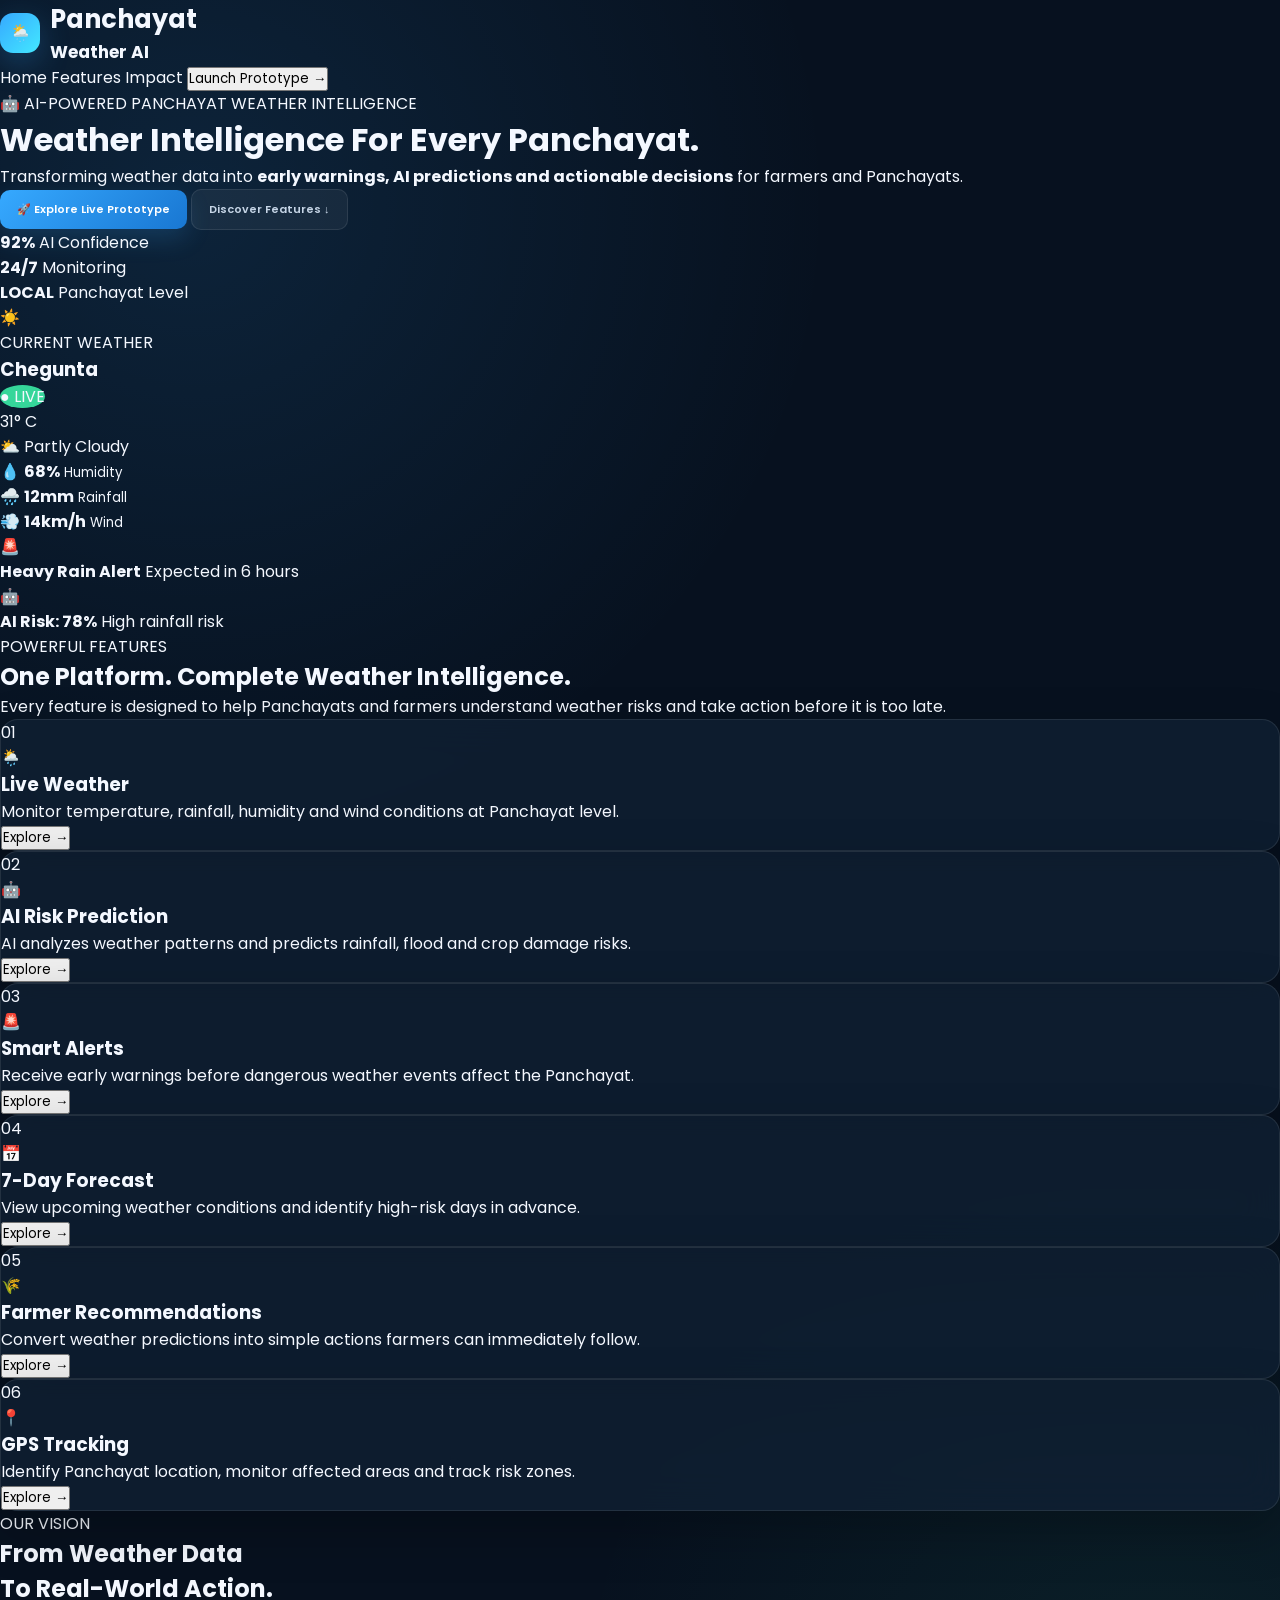
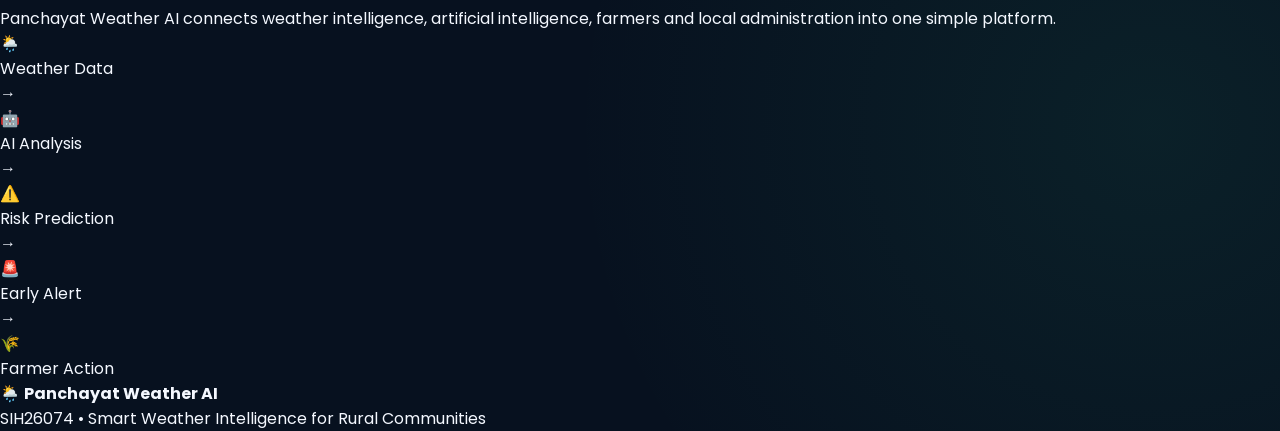
<file: index.html>
<!DOCTYPE html>
<html lang="en">

<head>
    <meta charset="UTF-8">
    <meta name="viewport" content="width=device-width, initial-scale=1.0">

    <title>Panchayat Weather AI</title>

    <link rel="stylesheet" href="css/style.css">

    <link
        href="https://fonts.googleapis.com/css2?family=Inter:wght@400;500;600;700;800&family=Poppins:wght@400;500;600;700;800&display=swap"
        rel="stylesheet">
</head>

<body class="home-page">

    <!-- Animated Background -->

    <div class="weather-background">

        <div class="cloud cloud-one"></div>
        <div class="cloud cloud-two"></div>
        <div class="cloud cloud-three"></div>

        <div class="rain">
            <span></span>
            <span></span>
            <span></span>
            <span></span>
            <span></span>
            <span></span>
            <span></span>
            <span></span>
            <span></span>
            <span></span>
        </div>

    </div>


    <!-- NAVBAR -->

    <header class="navbar">

        <div class="logo">
            <div class="logo-icon">🌦️</div>

            <div>
                <h2>Panchayat</h2>
                <span>Weather AI</span>
            </div>
        </div>


        <nav>

            <a href="#home">Home</a>

            <a href="#features">Features</a>

            <a href="#impact">Impact</a>

            <button
                class="nav-button"
                onclick="goTo('select.html')">
                Launch Prototype →
            </button>

        </nav>

    </header>



    <!-- HERO SECTION -->

    <main id="home" class="hero">

        <div class="hero-content">

            <div class="hero-badge">
                🤖 AI-POWERED PANCHAYAT WEATHER INTELLIGENCE
            </div>


            <h1>
                Weather Intelligence
                <span>For Every Panchayat.</span>
            </h1>


            <p class="hero-description">

                Transforming weather data into
                <strong>early warnings, AI predictions
                and actionable decisions</strong>
                for farmers and Panchayats.

            </p>


            <div class="hero-buttons">

                <button
                    class="primary-button"
                    onclick="goTo('select.html')">

                    🚀 Explore Live Prototype

                </button>


                <button
                    class="secondary-button"
                    onclick="scrollToFeatures()">

                    Discover Features ↓

                </button>

            </div>


            <!-- QUICK STATS -->

            <div class="hero-stats">

                <div>
                    <strong>92%</strong>
                    <span>AI Confidence</span>
                </div>

                <div>
                    <strong>24/7</strong>
                    <span>Monitoring</span>
                </div>

                <div>
                    <strong>LOCAL</strong>
                    <span>Panchayat Level</span>
                </div>

            </div>

        </div>



        <!-- WEATHER VISUAL -->

        <div class="hero-visual">

            <div class="weather-orbit">

                <div class="orbit-ring"></div>

                <div class="weather-sun">
                    ☀️
                </div>

            </div>


            <div class="hero-weather-card glass-card">

                <div class="weather-card-top">

                    <div>
                        <span class="small-label">
                            CURRENT WEATHER
                        </span>

                        <h3>Chegunta</h3>
                    </div>

                    <span class="live-dot">
                        ● LIVE
                    </span>

                </div>


                <div class="temperature">

                    31°

                    <span>C</span>

                </div>


                <div class="weather-condition">

                    ⛅ Partly Cloudy

                </div>


                <div class="weather-mini-stats">

                    <div>
                        💧
                        <strong>68%</strong>
                        <small>Humidity</small>
                    </div>

                    <div>
                        🌧️
                        <strong>12mm</strong>
                        <small>Rainfall</small>
                    </div>

                    <div>
                        💨
                        <strong>14km/h</strong>
                        <small>Wind</small>
                    </div>

                </div>

            </div>


            <!-- FLOATING ALERT -->

            <div class="floating-card alert-float">

                <div class="floating-icon danger">
                    🚨
                </div>

                <div>
                    <strong>Heavy Rain Alert</strong>
                    <span>Expected in 6 hours</span>
                </div>

            </div>


            <!-- FLOATING AI -->

            <div class="floating-card ai-float">

                <div class="floating-icon ai">
                    🤖
                </div>

                <div>
                    <strong>AI Risk: 78%</strong>
                    <span>High rainfall risk</span>
                </div>

            </div>

        </div>

    </main>



    <!-- FEATURES -->

    <section id="features" class="features-section">

        <div class="section-heading">

            <span>POWERFUL FEATURES</span>

            <h2>
                One Platform.
                <span>Complete Weather Intelligence.</span>
            </h2>

            <p>
                Every feature is designed to help Panchayats
                and farmers understand weather risks and
                take action before it is too late.
            </p>

        </div>


        <div class="feature-grid">


            <div class="feature-card feature-weather">

                <div class="feature-number">01</div>

                <div class="feature-icon">
                    🌦️
                </div>

                <h3>Live Weather</h3>

                <p>
                    Monitor temperature, rainfall,
                    humidity and wind conditions
                    at Panchayat level.
                </p>

                <button onclick="goTo('weather.html')">
                    Explore →
                </button>

            </div>



            <div class="feature-card feature-ai">

                <div class="feature-number">02</div>

                <div class="feature-icon">
                    🤖
                </div>

                <h3>AI Risk Prediction</h3>

                <p>
                    AI analyzes weather patterns
                    and predicts rainfall, flood
                    and crop damage risks.
                </p>

                <button onclick="goTo('ai-prediction.html')">
                    Explore →
                </button>

            </div>



            <div class="feature-card feature-alert">

                <div class="feature-number">03</div>

                <div class="feature-icon">
                    🚨
                </div>

                <h3>Smart Alerts</h3>

                <p>
                    Receive early warnings before
                    dangerous weather events
                    affect the Panchayat.
                </p>

                <button onclick="goTo('alerts.html')">
                    Explore →
                </button>

            </div>



            <div class="feature-card feature-forecast">

                <div class="feature-number">04</div>

                <div class="feature-icon">
                    📅
                </div>

                <h3>7-Day Forecast</h3>

                <p>
                    View upcoming weather conditions
                    and identify high-risk days
                    in advance.
                </p>

                <button onclick="goTo('forecast.html')">
                    Explore →
                </button>

            </div>



            <div class="feature-card feature-farmer">

                <div class="feature-number">05</div>

                <div class="feature-icon">
                    🌾
                </div>

                <h3>Farmer Recommendations</h3>

                <p>
                    Convert weather predictions
                    into simple actions farmers
                    can immediately follow.
                </p>

                <button onclick="goTo('recommendations.html')">
                    Explore →
                </button>

            </div>



            <div class="feature-card feature-gps">

                <div class="feature-number">06</div>

                <div class="feature-icon">
                    📍
                </div>

                <h3>GPS Tracking</h3>

                <p>
                    Identify Panchayat location,
                    monitor affected areas and
                    track risk zones.
                </p>

                <button onclick="goTo('panchayat.html')">
                    Explore →
                </button>

            </div>

        </div>

    </section>



    <!-- IMPACT -->

    <section id="impact" class="impact-section">

        <div class="impact-content">

            <span class="section-label">
                OUR VISION
            </span>

            <h2>
                From Weather Data
                <br>
                <span>To Real-World Action.</span>
            </h2>

            <p>
                Panchayat Weather AI connects weather
                intelligence, artificial intelligence,
                farmers and local administration into
                one simple platform.
            </p>

        </div>


        <div class="impact-flow">

            <div class="flow-item">
                <div>🌦️</div>
                <span>Weather Data</span>
            </div>

            <div class="flow-arrow">→</div>

            <div class="flow-item">
                <div>🤖</div>
                <span>AI Analysis</span>
            </div>

            <div class="flow-arrow">→</div>

            <div class="flow-item">
                <div>⚠️</div>
                <span>Risk Prediction</span>
            </div>

            <div class="flow-arrow">→</div>

            <div class="flow-item">
                <div>🚨</div>
                <span>Early Alert</span>
            </div>

            <div class="flow-arrow">→</div>

            <div class="flow-item">
                <div>🌾</div>
                <span>Farmer Action</span>
            </div>

        </div>

    </section>



    <!-- FOOTER -->

    <footer>

        <div>
            🌦️ <strong>Panchayat Weather AI</strong>
        </div>

        <p>
            SIH26074 • Smart Weather Intelligence
            for Rural Communities
        </p>

    </footer>



    <script src="js/script.js"></script>

</body>

</html>
</file>
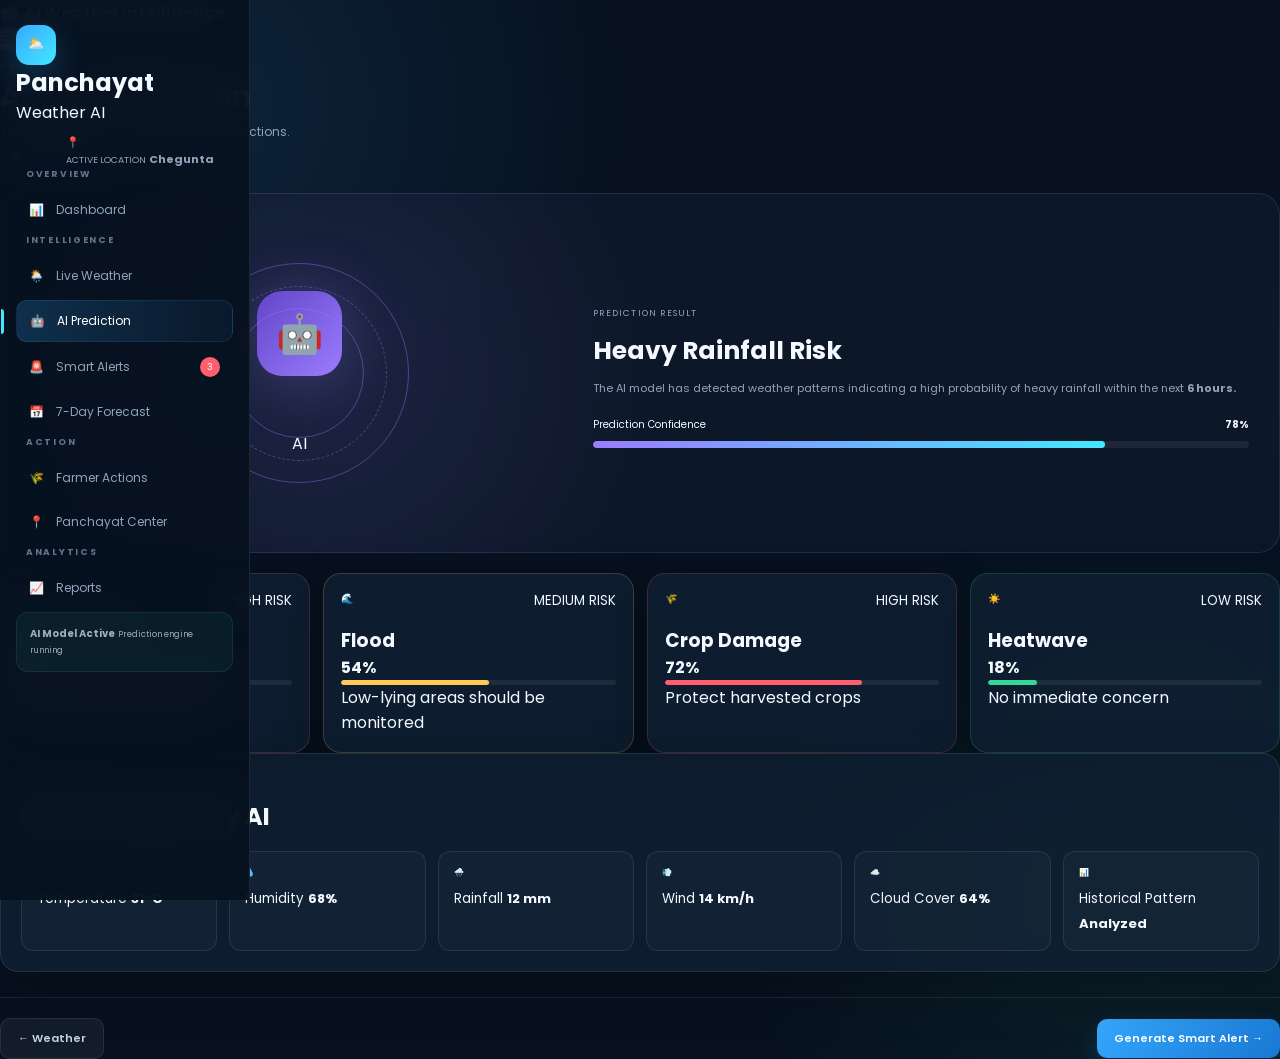
<file: ai-prediction.html>
<!DOCTYPE html>
<html lang="en">

<head>

    <meta charset="UTF-8">

    <meta name="viewport" content="width=device-width, initial-scale=1.0">

    <title>AI Prediction | Panchayat Weather AI</title>

    <link rel="stylesheet" href="css/style.css">

    <link
        href="https://fonts.googleapis.com/css2?family=Inter:wght@400;500;600;700;800&family=Poppins:wght@400;500;600;700;800&display=swap"
        rel="stylesheet">

</head>

<body class="app-page ai-feature-page">


<aside class="sidebar">

    <div class="sidebar-logo">

        <div class="logo-icon">
            🌦️
        </div>

        <div>
            <h2>Panchayat</h2>
            <span>Weather AI</span>
        </div>

    </div>


    <div class="location-mini">

        <span>📍</span>

        <div>
            <small>ACTIVE LOCATION</small>
            <strong>Chegunta</strong>
        </div>

        <span class="online-dot"></span>

    </div>


    <nav class="sidebar-nav">

        <p class="nav-title">OVERVIEW</p>

        <a href="dashboard.html" class="nav-link">
            <span>📊</span> Dashboard
        </a>

        <p class="nav-title">INTELLIGENCE</p>

        <a href="weather.html" class="nav-link">
            <span>🌦️</span> Live Weather
        </a>

        <a href="ai-prediction.html" class="nav-link active">
            <span>🤖</span> AI Prediction
        </a>

        <a href="alerts.html" class="nav-link">
            <span>🚨</span> Smart Alerts
            <span class="notification-count">3</span>
        </a>

        <a href="forecast.html" class="nav-link">
            <span>📅</span> 7-Day Forecast
        </a>

        <p class="nav-title">ACTION</p>

        <a href="recommendations.html" class="nav-link">
            <span>🌾</span> Farmer Actions
        </a>

        <a href="panchayat.html" class="nav-link">
            <span>📍</span> Panchayat Center
        </a>

        <p class="nav-title">ANALYTICS</p>

        <a href="reports.html" class="nav-link">
            <span>📈</span> Reports
        </a>

    </nav>


    <div class="sidebar-bottom">

        <div class="system-status">

            <span class="status-pulse"></span>

            <div>
                <strong>AI Model Active</strong>
                <small>Prediction engine running</small>
            </div>

        </div>

    </div>

</aside>


<header class="mobile-header">

    <div class="mobile-logo">
        🤖
        <strong>AI Weather Intelligence</strong>
    </div>

    <button
        class="menu-button"
        onclick="toggleMobileMenu()">

        ☰

    </button>

</header>


<main class="dashboard-main">


    <section class="feature-page-header">

        <div>

            <span class="page-label">
                ARTIFICIAL INTELLIGENCE
            </span>

            <h1>
                AI Risk
                <span>Prediction</span>
            </h1>

            <p>
                Turning weather data into early risk predictions.
            </p>

        </div>


        <div class="ai-model-badge">
            🤖 MODEL ACTIVE
        </div>

    </section>



    <!-- AI HERO -->

    <section class="ai-hero">


        <div class="ai-core">

            <div class="ai-ring ring-one"></div>
            <div class="ai-ring ring-two"></div>
            <div class="ai-ring ring-three"></div>

            <div class="ai-brain">
                🤖
            </div>

            <span>
                AI
            </span>

        </div>


        <div class="ai-result">

            <span class="card-label">
                PREDICTION RESULT
            </span>

            <h2>
                Heavy Rainfall Risk
            </h2>

            <p>
                The AI model has detected weather
                patterns indicating a high probability
                of heavy rainfall within the next
                <strong>6 hours.</strong>
            </p>


            <div class="confidence">

                <div class="confidence-header">

                    <span>
                        Prediction Confidence
                    </span>

                    <strong>
                        78%
                    </strong>

                </div>

                <div class="progress-track large">

                    <div
                        class="progress-fill ai-fill"
                        data-value="78"
                        style="width:78%">
                    </div>

                </div>

            </div>

        </div>

    </section>



    <!-- RISK CARDS -->

    <section class="risk-cards">


        <div class="prediction-card high">

            <div class="prediction-top">

                <span>🌧️</span>

                <small>HIGH RISK</small>

            </div>

            <h3>
                Heavy Rain
            </h3>

            <strong>
                78%
            </strong>

            <div class="small-meter">
                <div style="width:78%"></div>
            </div>

            <p>
                Expected within 6 hours
            </p>

        </div>



        <div class="prediction-card medium">

            <div class="prediction-top">

                <span>🌊</span>

                <small>MEDIUM RISK</small>

            </div>

            <h3>
                Flood
            </h3>

            <strong>
                54%
            </strong>

            <div class="small-meter">
                <div style="width:54%"></div>
            </div>

            <p>
                Low-lying areas should be monitored
            </p>

        </div>



        <div class="prediction-card high">

            <div class="prediction-top">

                <span>🌾</span>

                <small>HIGH RISK</small>

            </div>

            <h3>
                Crop Damage
            </h3>

            <strong>
                72%
            </strong>

            <div class="small-meter">
                <div style="width:72%"></div>
            </div>

            <p>
                Protect harvested crops
            </p>

        </div>



        <div class="prediction-card low">

            <div class="prediction-top">

                <span>☀️</span>

                <small>LOW RISK</small>

            </div>

            <h3>
                Heatwave
            </h3>

            <strong>
                18%
            </strong>

            <div class="small-meter">
                <div style="width:18%"></div>
            </div>

            <p>
                No immediate concern
            </p>

        </div>

    </section>



    <!-- AI INPUT -->

    <section class="dashboard-panel">

        <div class="panel-heading">

            <div>

                <span class="card-label">
                    MODEL INPUTS
                </span>

                <h2>
                    Data Analyzed by AI
                </h2>

            </div>

        </div>


        <div class="input-grid">

            <div class="ai-input">
                <span>🌡️</span>
                <small>Temperature</small>
                <strong>31°C</strong>
            </div>

            <div class="ai-input">
                <span>💧</span>
                <small>Humidity</small>
                <strong>68%</strong>
            </div>

            <div class="ai-input">
                <span>🌧️</span>
                <small>Rainfall</small>
                <strong>12 mm</strong>
            </div>

            <div class="ai-input">
                <span>💨</span>
                <small>Wind</small>
                <strong>14 km/h</strong>
            </div>

            <div class="ai-input">
                <span>☁️</span>
                <small>Cloud Cover</small>
                <strong>64%</strong>
            </div>

            <div class="ai-input">
                <span>📊</span>
                <small>Historical Pattern</small>
                <strong>Analyzed</strong>
            </div>

        </div>

    </section>



    <div class="page-navigation">

        <button
            class="secondary-button"
            onclick="goTo('weather.html')">

            ← Weather

        </button>

        <button
            class="primary-button"
            onclick="goTo('alerts.html')">

            Generate Smart Alert →

        </button>

    </div>

</main>


<script src="js/script.js"></script>

</body>
</html>
</file>
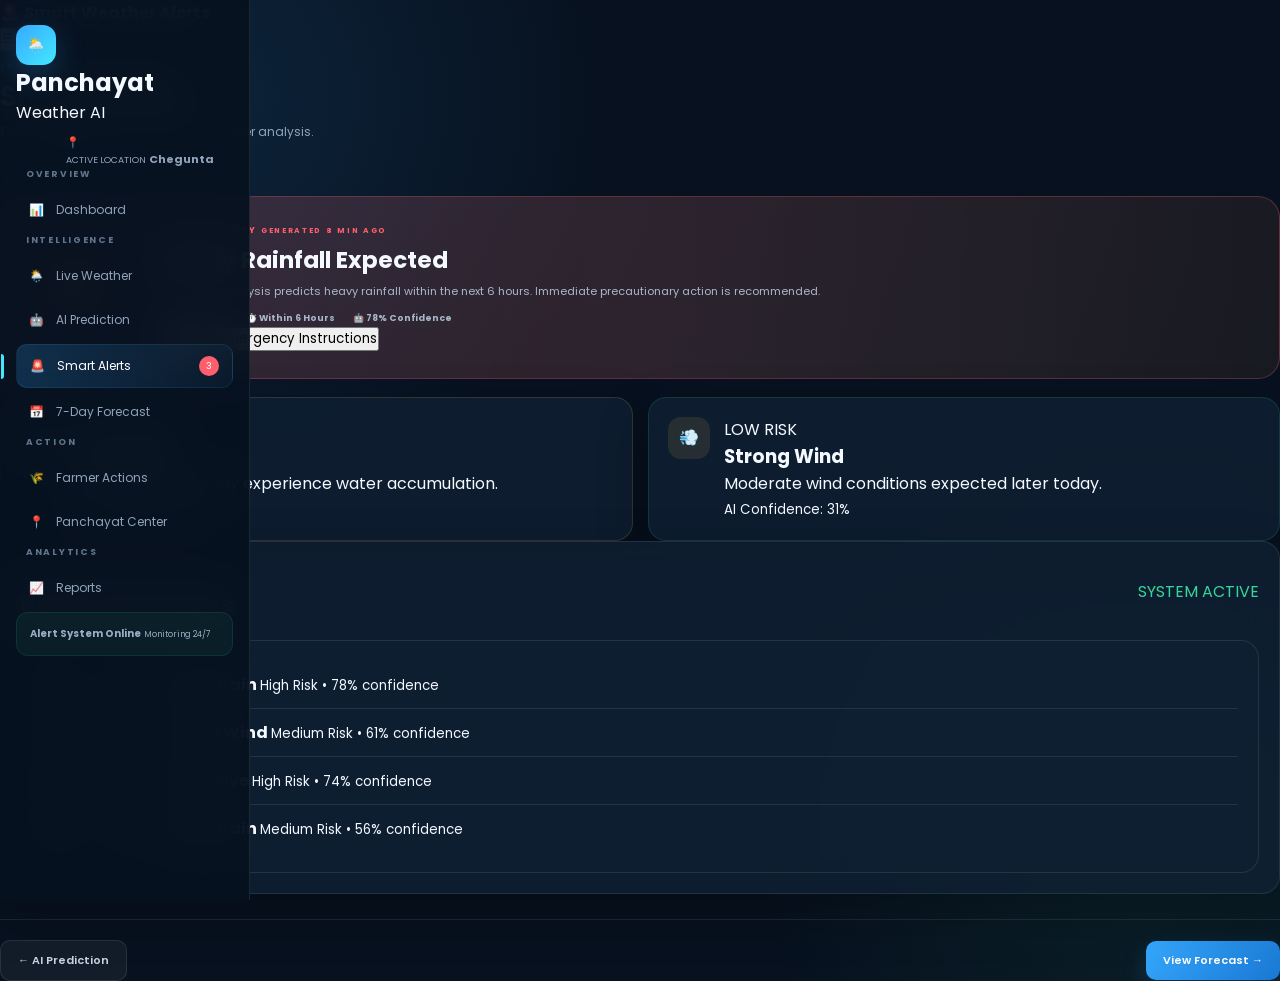
<file: alerts.html>
<!DOCTYPE html>
<html lang="en">

<head>

    <meta charset="UTF-8">

    <meta name="viewport"
        content="width=device-width, initial-scale=1.0">

    <title>Smart Alerts | Panchayat Weather AI</title>

    <link rel="stylesheet"
        href="css/style.css">

    <link
        href="https://fonts.googleapis.com/css2?family=Inter:wght@400;500;600;700;800&family=Poppins:wght@400;500;600;700;800&display=swap"
        rel="stylesheet">

</head>


<body class="app-page alerts-feature-page">


<aside class="sidebar">

    <div class="sidebar-logo">

        <div class="logo-icon">
            🌦️
        </div>

        <div>
            <h2>Panchayat</h2>
            <span>Weather AI</span>
        </div>

    </div>


    <div class="location-mini">

        <span>📍</span>

        <div>
            <small>ACTIVE LOCATION</small>
            <strong>Chegunta</strong>
        </div>

        <span class="online-dot"></span>

    </div>


    <nav class="sidebar-nav">

        <p class="nav-title">OVERVIEW</p>

        <a href="dashboard.html" class="nav-link">
            <span>📊</span> Dashboard
        </a>

        <p class="nav-title">INTELLIGENCE</p>

        <a href="weather.html" class="nav-link">
            <span>🌦️</span> Live Weather
        </a>

        <a href="ai-prediction.html" class="nav-link">
            <span>🤖</span> AI Prediction
        </a>

        <a href="alerts.html" class="nav-link active">
            <span>🚨</span> Smart Alerts
            <span class="notification-count">3</span>
        </a>

        <a href="forecast.html" class="nav-link">
            <span>📅</span> 7-Day Forecast
        </a>

        <p class="nav-title">ACTION</p>

        <a href="recommendations.html" class="nav-link">
            <span>🌾</span> Farmer Actions
        </a>

        <a href="panchayat.html" class="nav-link">
            <span>📍</span> Panchayat Center
        </a>

        <p class="nav-title">ANALYTICS</p>

        <a href="reports.html" class="nav-link">
            <span>📈</span> Reports
        </a>

    </nav>


    <div class="sidebar-bottom">

        <div class="system-status">

            <span class="status-pulse"></span>

            <div>
                <strong>Alert System Online</strong>
                <small>Monitoring 24/7</small>
            </div>

        </div>

    </div>

</aside>


<header class="mobile-header">

    <div class="mobile-logo">

        🚨

        <strong>
            Smart Weather Alerts
        </strong>

    </div>

    <button
        class="menu-button"
        onclick="toggleMobileMenu()">

        ☰

    </button>

</header>



<main class="dashboard-main">


    <section class="feature-page-header">

        <div>

            <span class="page-label">
                EARLY WARNING SYSTEM
            </span>

            <h1>
                Smart
                <span>Alerts</span>
            </h1>

            <p>
                Early warnings generated from AI weather analysis.
            </p>

        </div>


        <div class="alert-live-status">

            <span></span>

            3 ACTIVE ALERTS

        </div>

    </section>



    <!-- MAIN EMERGENCY ALERT -->

    <section class="emergency-alert">


        <div class="emergency-animation">

            <div class="emergency-ring"></div>

            <div class="emergency-icon">
                🚨
            </div>

        </div>


        <div class="emergency-content">

            <div class="emergency-label">

                <span>
                    HIGH PRIORITY
                </span>

                <small>
                    GENERATED 8 MIN AGO
                </small>

            </div>


            <h2>
                Heavy Rainfall Expected
            </h2>


            <p>
                AI weather analysis predicts heavy
                rainfall within the next 6 hours.
                Immediate precautionary action is recommended.
            </p>


            <div class="emergency-details">

                <div>
                    <span>📍</span>
                    <strong>Chegunta</strong>
                </div>

                <div>
                    <span>⏱️</span>
                    <strong>Within 6 Hours</strong>
                </div>

                <div>
                    <span>🤖</span>
                    <strong>78% Confidence</strong>
                </div>

            </div>


            <button
                class="alert-action"
                onclick="showDemoAlert()">

                🚨 View Emergency Instructions

            </button>

        </div>

    </section>



    <!-- OTHER ALERTS -->

    <section class="alert-grid">


        <div class="alert-item medium-alert">

            <div class="alert-item-icon">
                🌊
            </div>

            <div>

                <span>
                    MEDIUM RISK
                </span>

                <h3>
                    Flood Risk
                </h3>

                <p>
                    Low-lying areas may experience
                    water accumulation.
                </p>

                <small>
                    AI Confidence: 54%
                </small>

            </div>

        </div>



        <div class="alert-item low-alert">

            <div class="alert-item-icon">
                💨
            </div>

            <div>

                <span>
                    LOW RISK
                </span>

                <h3>
                    Strong Wind
                </h3>

                <p>
                    Moderate wind conditions
                    expected later today.
                </p>

                <small>
                    AI Confidence: 31%
                </small>

            </div>

        </div>

    </section>



    <!-- ALERT HISTORY -->

    <section class="dashboard-panel">

        <div class="panel-heading">

            <div>

                <span class="card-label">
                    ALERT HISTORY
                </span>

                <h2>
                    Recent Warnings
                </h2>

            </div>

            <span class="status-green">
                SYSTEM ACTIVE
            </span>

        </div>


        <div class="alert-history">


            <div class="history-item">

                <div class="history-time">
                    15 Sep
                </div>

                <div class="history-line">
                    <span></span>
                </div>

                <div>

                    <strong>
                        Heavy Rain
                    </strong>

                    <small>
                        High Risk • 78% confidence
                    </small>

                </div>

            </div>



            <div class="history-item">

                <div class="history-time">
                    13 Sep
                </div>

                <div class="history-line">
                    <span></span>
                </div>

                <div>

                    <strong>
                        Strong Wind
                    </strong>

                    <small>
                        Medium Risk • 61% confidence
                    </small>

                </div>

            </div>



            <div class="history-item">

                <div class="history-time">
                    10 Sep
                </div>

                <div class="history-line">
                    <span></span>
                </div>

                <div>

                    <strong>
                        Heatwave
                    </strong>

                    <small>
                        High Risk • 74% confidence
                    </small>

                </div>

            </div>



            <div class="history-item">

                <div class="history-time">
                    06 Sep
                </div>

                <div class="history-line">
                    <span></span>
                </div>

                <div>

                    <strong>
                        Heavy Rain
                    </strong>

                    <small>
                        Medium Risk • 56% confidence
                    </small>

                </div>

            </div>

        </div>

    </section>



    <div class="page-navigation">

        <button
            class="secondary-button"
            onclick="goTo('ai-prediction.html')">

            ← AI Prediction

        </button>

        <button
            class="primary-button"
            onclick="goTo('forecast.html')">

            View Forecast →

        </button>

    </div>

</main>


<script src="js/script.js"></script>

</body>
</html>
</file>
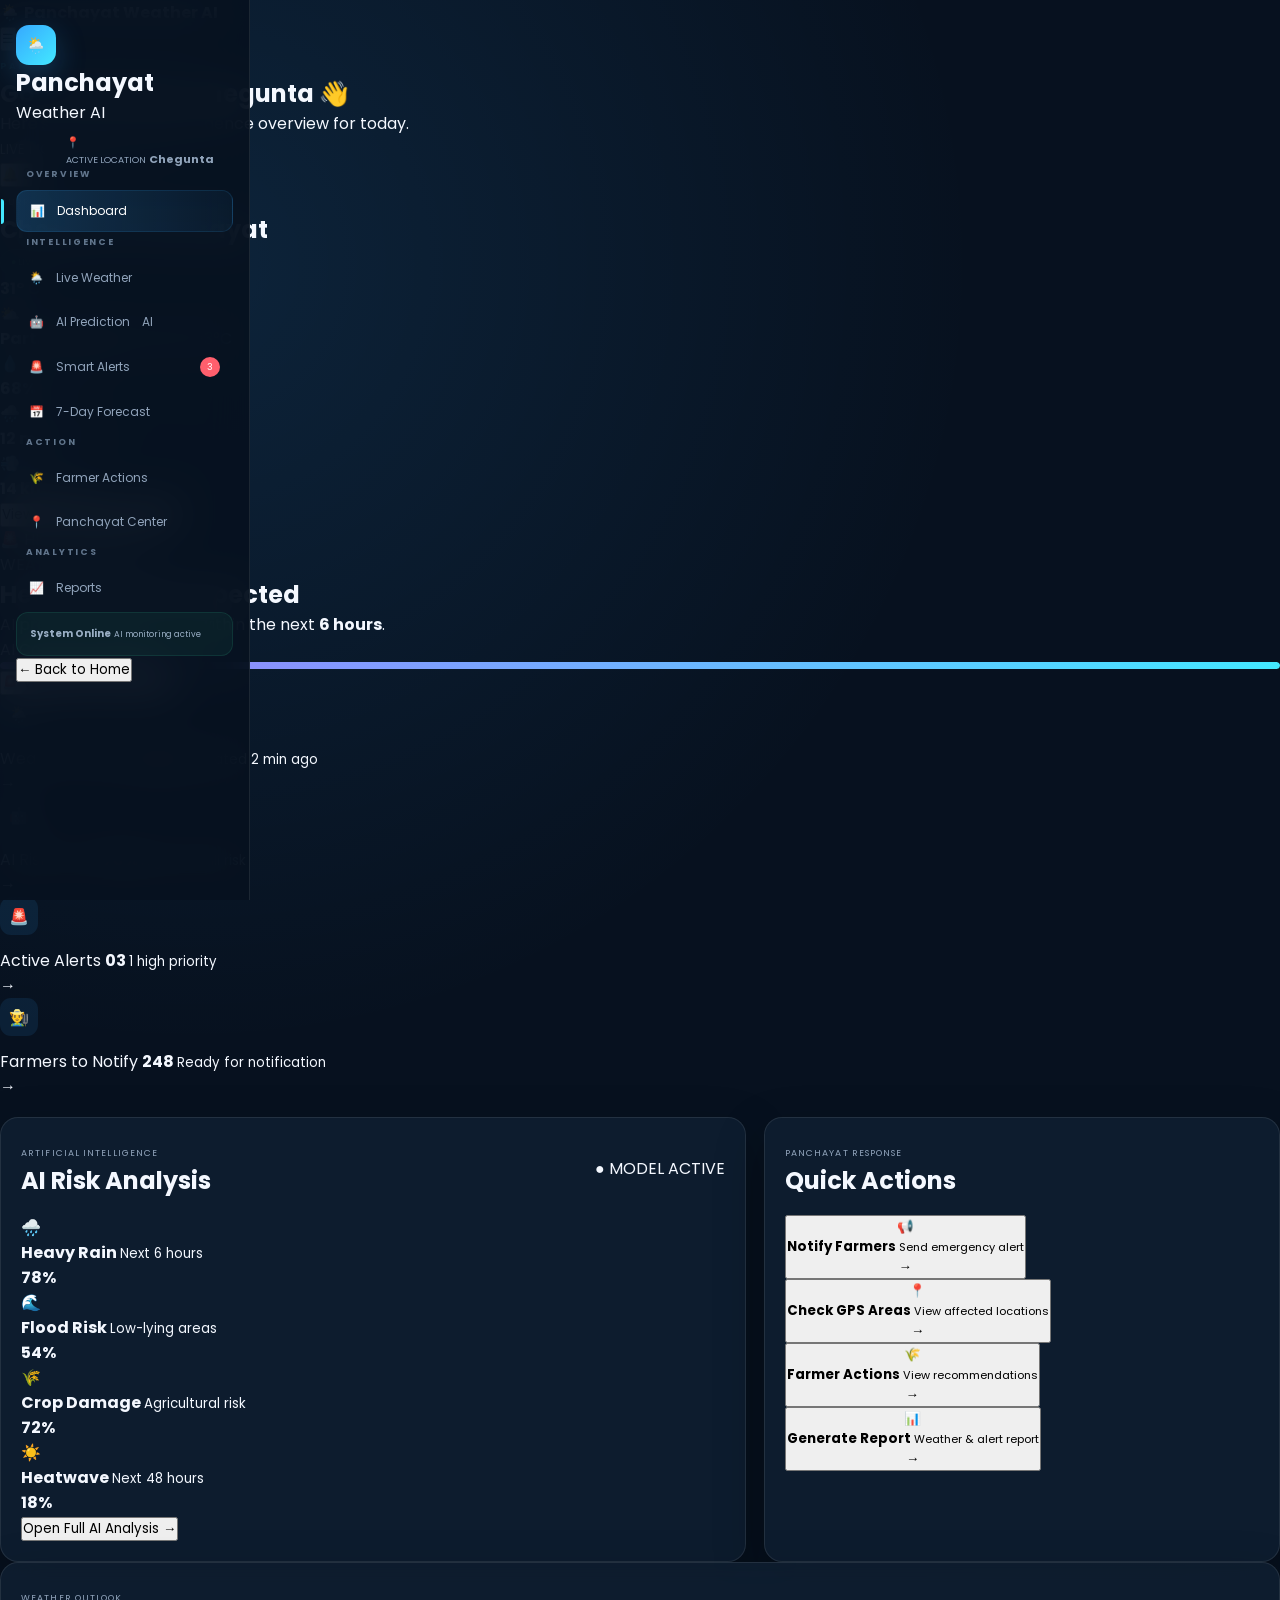
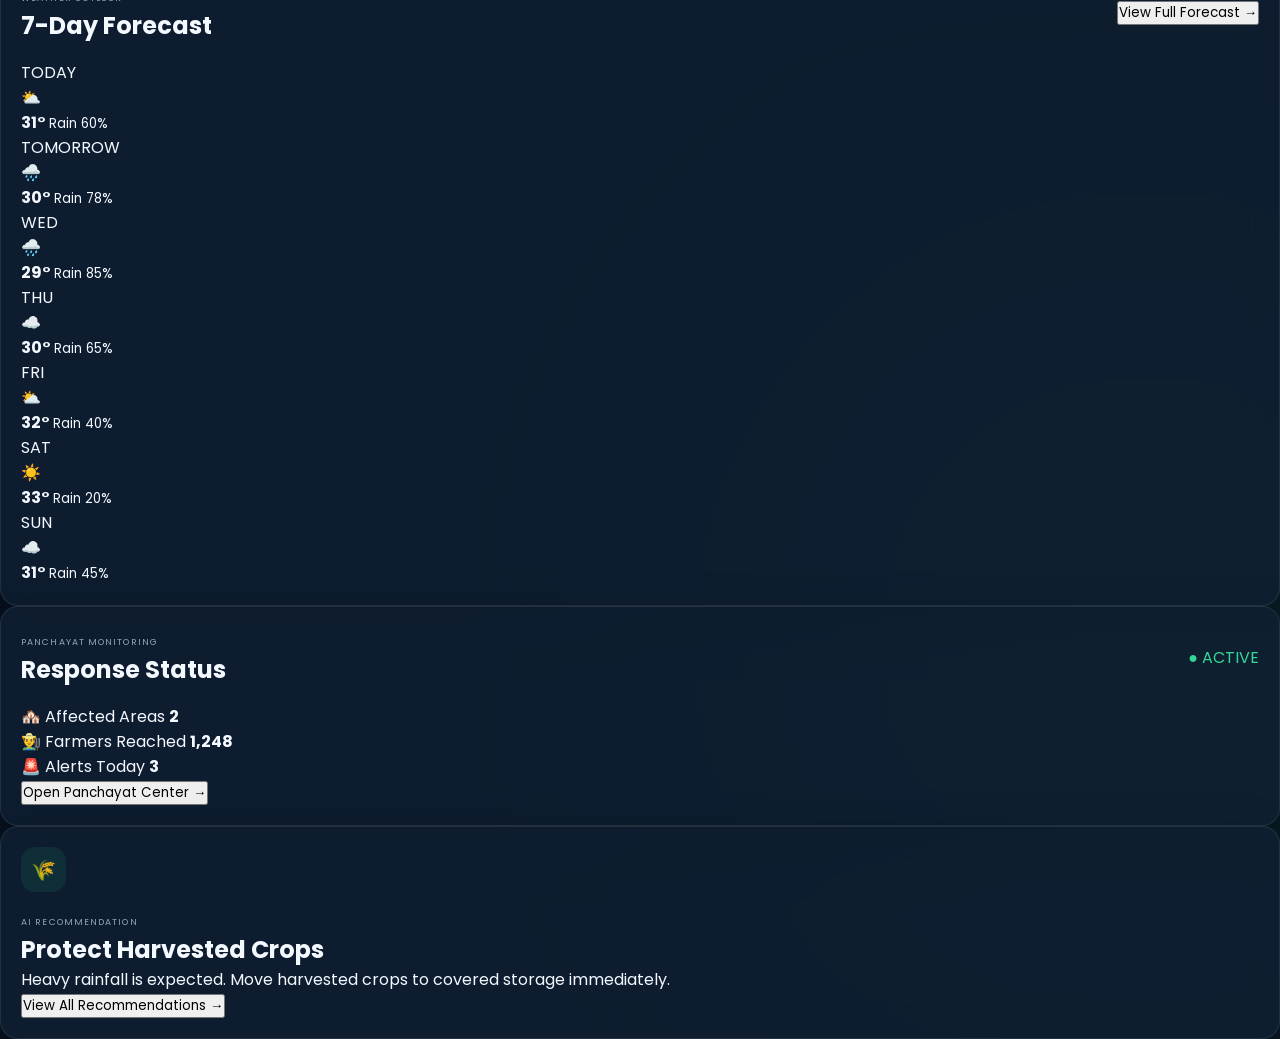
<file: dashboard.html>
<!DOCTYPE html>
<html lang="en">

<head>

    <meta charset="UTF-8">

    <meta name="viewport"
        content="width=device-width, initial-scale=1.0">

    <title>Dashboard | Panchayat Weather AI</title>

    <link rel="stylesheet"
        href="css/style.css">

    <link
        href="https://fonts.googleapis.com/css2?family=Inter:wght@400;500;600;700;800&family=Poppins:wght@400;500;600;700;800&display=swap"
        rel="stylesheet">

</head>


<body class="app-page">


<!-- =====================================================
     SIDEBAR
===================================================== -->

<aside class="sidebar">

    <div class="sidebar-logo">

        <div class="logo-icon">
            🌦️
        </div>

        <div>
            <h2>Panchayat</h2>
            <span>Weather AI</span>
        </div>

    </div>


    <div class="location-mini">

        <span>📍</span>

        <div>
            <small>ACTIVE LOCATION</small>
            <strong>Chegunta</strong>
        </div>

        <span class="online-dot"></span>

    </div>


    <nav class="sidebar-nav">

        <p class="nav-title">
            OVERVIEW
        </p>

        <a href="dashboard.html"
           class="nav-link active">

            <span>📊</span>
            Dashboard

        </a>


        <p class="nav-title">
            INTELLIGENCE
        </p>

        <a href="weather.html"
           class="nav-link">

            <span>🌦️</span>
            Live Weather

        </a>


        <a href="ai-prediction.html"
           class="nav-link">

            <span>🤖</span>
            AI Prediction

            <span class="nav-badge">
                AI
            </span>

        </a>


        <a href="alerts.html"
           class="nav-link">

            <span>🚨</span>
            Smart Alerts

            <span class="notification-count">
                3
            </span>

        </a>


        <a href="forecast.html"
           class="nav-link">

            <span>📅</span>
            7-Day Forecast

        </a>


        <p class="nav-title">
            ACTION
        </p>


        <a href="recommendations.html"
           class="nav-link">

            <span>🌾</span>
            Farmer Actions

        </a>


        <a href="panchayat.html"
           class="nav-link">

            <span>📍</span>
            Panchayat Center

        </a>


        <p class="nav-title">
            ANALYTICS
        </p>


        <a href="reports.html"
           class="nav-link">

            <span>📈</span>
            Reports

        </a>

    </nav>


    <div class="sidebar-bottom">

        <div class="system-status">

            <span class="status-pulse"></span>

            <div>
                <strong>System Online</strong>
                <small>AI monitoring active</small>
            </div>

        </div>


        <button
            class="back-button"
            onclick="goTo('index.html')">

            ← Back to Home

        </button>

    </div>

</aside>



<!-- =====================================================
     MOBILE HEADER
===================================================== -->

<header class="mobile-header">

    <div class="mobile-logo">

        🌦️

        <strong>
            Panchayat Weather AI
        </strong>

    </div>


    <button
        class="menu-button"
        onclick="toggleMobileMenu()">

        ☰

    </button>

</header>



<!-- =====================================================
     MAIN CONTENT
===================================================== -->

<main class="dashboard-main">


    <!-- TOP HEADER -->

    <section class="dashboard-topbar">

        <div>

            <span class="page-label">
                PANCHAYAT CONTROL CENTER
            </span>

            <h1>
                Good Morning,
                <span>Chegunta 👋</span>
            </h1>

            <p>
                Here's your weather intelligence
                overview for today.
            </p>

        </div>


        <div class="top-actions">

            <div class="live-clock">

                <span class="clock-dot"></span>

                <div>

                    <small>LIVE MONITORING</small>

                    <strong id="currentTime">
                        --:--:--
                    </strong>

                </div>

            </div>


            <button
                class="notification-button"
                onclick="goTo('alerts.html')">

                🔔

                <span>3</span>

            </button>

        </div>

    </section>



    <!-- =================================================
         HERO WEATHER + ALERT
    ================================================= -->

    <section class="dashboard-hero-grid">


        <!-- CURRENT WEATHER -->

        <div class="dashboard-weather-card">


            <div class="weather-card-header">

                <div>

                    <span class="card-label">
                        CURRENT CONDITIONS
                    </span>

                    <h2>
                        Chegunta Panchayat
                    </h2>

                </div>


                <span class="live-badge">
                    ● LIVE
                </span>

            </div>



            <div class="weather-main">

                <div class="weather-temperature">

                    <strong>
                        31°
                    </strong>

                    <span>
                        C
                    </span>

                </div>


                <div class="weather-symbol">

                    ⛅

                </div>


                <div class="weather-condition">

                    <strong>
                        Partly Cloudy
                    </strong>

                    <span>
                        Feels like 33°C
                    </span>

                </div>

            </div>



            <div class="weather-stats-row">


                <div class="weather-stat">

                    <span>💧</span>

                    <div>
                        <strong>68%</strong>
                        <small>Humidity</small>
                    </div>

                </div>


                <div class="weather-stat">

                    <span>🌧️</span>

                    <div>
                        <strong>12 mm</strong>
                        <small>Rainfall</small>
                    </div>

                </div>


                <div class="weather-stat">

                    <span>💨</span>

                    <div>
                        <strong>14 km/h</strong>
                        <small>Wind</small>
                    </div>

                </div>

            </div>


            <button
                class="card-link"
                onclick="goTo('weather.html')">

                View Detailed Weather
                →

            </button>

        </div>



        <!-- MAIN ALERT -->

        <div class="dashboard-alert-card">


            <div class="alert-glow"></div>


            <div class="alert-card-header">

                <span class="danger-icon">
                    🚨
                </span>

                <span class="priority-tag">
                    HIGH PRIORITY
                </span>

            </div>


            <div class="alert-content">

                <span class="alert-small">
                    WEATHER WARNING
                </span>

                <h2>
                    Heavy Rainfall Expected
                </h2>

                <p>
                    AI predicts heavy rainfall
                    within the next
                    <strong>6 hours</strong>.
                </p>

            </div>


            <div class="alert-progress">

                <div class="progress-label">

                    <span>
                        AI Confidence
                    </span>

                    <strong>
                        78%
                    </strong>

                </div>


                <div class="progress-track">

                    <div
                        class="progress-fill danger-fill"
                        data-value="78">
                    </div>

                </div>

            </div>


            <button
                class="alert-action"
                onclick="showDemoAlert()">

                🚨 View Emergency Alert

            </button>

        </div>

    </section>



    <!-- =================================================
         STATISTICS
    ================================================= -->

    <section class="stats-grid">


        <div class="dashboard-stat-card">

            <div class="stat-icon blue">
                🌦️
            </div>

            <div>

                <span>
                    Weather Status
                </span>

                <strong>
                    Stable
                </strong>

                <small>
                    Updated 2 min ago
                </small>

            </div>

            <div class="stat-arrow">
                →
            </div>

        </div>



        <div class="dashboard-stat-card">

            <div class="stat-icon purple">
                🤖
            </div>

            <div>

                <span>
                    AI Risk Score
                </span>

                <strong>
                    78%
                </strong>

                <small>
                    High rainfall risk
                </small>

            </div>

            <div class="stat-arrow">
                →
            </div>

        </div>



        <div class="dashboard-stat-card">

            <div class="stat-icon red">
                🚨
            </div>

            <div>

                <span>
                    Active Alerts
                </span>

                <strong>
                    03
                </strong>

                <small>
                    1 high priority
                </small>

            </div>

            <div class="stat-arrow">
                →
            </div>

        </div>



        <div class="dashboard-stat-card">

            <div class="stat-icon green">
                👨‍🌾
            </div>

            <div>

                <span>
                    Farmers to Notify
                </span>

                <strong>
                    248
                </strong>

                <small>
                    Ready for notification
                </small>

            </div>

            <div class="stat-arrow">
                →
            </div>

        </div>

    </section>



    <!-- =================================================
         AI RISK + QUICK ACTIONS
    ================================================= -->

    <section class="dashboard-two-column">


        <!-- AI RISK -->

        <div class="dashboard-panel ai-risk-panel">

            <div class="panel-heading">

                <div>

                    <span class="card-label">
                        ARTIFICIAL INTELLIGENCE
                    </span>

                    <h2>
                        AI Risk Analysis
                    </h2>

                </div>

                <span class="ai-status">
                    ● MODEL ACTIVE
                </span>

            </div>


            <div class="risk-list">


                <div class="risk-row">

                    <div class="risk-info">

                        <span class="risk-icon">
                            🌧️
                        </span>

                        <div>

                            <strong>
                                Heavy Rain
                            </strong>

                            <small>
                                Next 6 hours
                            </small>

                        </div>

                    </div>


                    <div class="risk-meter">

                        <div class="meter-track">

                            <div
                                class="meter-fill high"
                                style="width:78%">
                            </div>

                        </div>

                        <strong>
                            78%
                        </strong>

                    </div>

                </div>



                <div class="risk-row">

                    <div class="risk-info">

                        <span class="risk-icon">
                            🌊
                        </span>

                        <div>

                            <strong>
                                Flood Risk
                            </strong>

                            <small>
                                Low-lying areas
                            </small>

                        </div>

                    </div>


                    <div class="risk-meter">

                        <div class="meter-track">

                            <div
                                class="meter-fill medium"
                                style="width:54%">
                            </div>

                        </div>

                        <strong>
                            54%
                        </strong>

                    </div>

                </div>



                <div class="risk-row">

                    <div class="risk-info">

                        <span class="risk-icon">
                            🌾
                        </span>

                        <div>

                            <strong>
                                Crop Damage
                            </strong>

                            <small>
                                Agricultural risk
                            </small>

                        </div>

                    </div>


                    <div class="risk-meter">

                        <div class="meter-track">

                            <div
                                class="meter-fill high"
                                style="width:72%">
                            </div>

                        </div>

                        <strong>
                            72%
                        </strong>

                    </div>

                </div>



                <div class="risk-row">

                    <div class="risk-info">

                        <span class="risk-icon">
                            ☀️
                        </span>

                        <div>

                            <strong>
                                Heatwave
                            </strong>

                            <small>
                                Next 48 hours
                            </small>

                        </div>

                    </div>


                    <div class="risk-meter">

                        <div class="meter-track">

                            <div
                                class="meter-fill low"
                                style="width:18%">
                            </div>

                        </div>

                        <strong>
                            18%
                        </strong>

                    </div>

                </div>

            </div>


            <button
                class="panel-link"
                onclick="goTo('ai-prediction.html')">

                Open Full AI Analysis →

            </button>

        </div>



        <!-- QUICK ACTIONS -->

        <div class="dashboard-panel">

            <div class="panel-heading">

                <div>

                    <span class="card-label">
                        PANCHAYAT RESPONSE
                    </span>

                    <h2>
                        Quick Actions
                    </h2>

                </div>

            </div>


            <div class="quick-actions">


                <button
                    class="quick-action"
                    onclick="notifyFarmers()">

                    <span class="quick-icon">
                        📢
                    </span>

                    <div>

                        <strong>
                            Notify Farmers
                        </strong>

                        <small>
                            Send emergency alert
                        </small>

                    </div>

                    <span>→</span>

                </button>



                <button
                    class="quick-action"
                    onclick="goTo('panchayat.html')">

                    <span class="quick-icon">
                        📍
                    </span>

                    <div>

                        <strong>
                            Check GPS Areas
                        </strong>

                        <small>
                            View affected locations
                        </small>

                    </div>

                    <span>→</span>

                </button>



                <button
                    class="quick-action"
                    onclick="showRecommendation()">

                    <span class="quick-icon">
                        🌾
                    </span>

                    <div>

                        <strong>
                            Farmer Actions
                        </strong>

                        <small>
                            View recommendations
                        </small>

                    </div>

                    <span>→</span>

                </button>



                <button
                    class="quick-action"
                    onclick="generateReport()">

                    <span class="quick-icon">
                        📊
                    </span>

                    <div>

                        <strong>
                            Generate Report
                        </strong>

                        <small>
                            Weather & alert report
                        </small>

                    </div>

                    <span>→</span>

                </button>

            </div>

        </div>

    </section>



    <!-- =================================================
         FORECAST
    ================================================= -->

    <section class="dashboard-panel forecast-panel">


        <div class="panel-heading">

            <div>

                <span class="card-label">
                    WEATHER OUTLOOK
                </span>

                <h2>
                    7-Day Forecast
                </h2>

            </div>


            <button
                class="text-button"
                onclick="goTo('forecast.html')">

                View Full Forecast →

            </button>

        </div>



        <div class="forecast-row">


            <div class="forecast-day active">

                <span>
                    TODAY
                </span>

                <div class="forecast-icon">
                    ⛅
                </div>

                <strong>
                    31°
                </strong>

                <small>
                    Rain 60%
                </small>

            </div>



            <div class="forecast-day">

                <span>
                    TOMORROW
                </span>

                <div class="forecast-icon">
                    🌧️
                </div>

                <strong>
                    30°
                </strong>

                <small>
                    Rain 78%
                </small>

            </div>



            <div class="forecast-day risk-day">

                <span>
                    WED
                </span>

                <div class="forecast-icon">
                    🌧️
                </div>

                <strong>
                    29°
                </strong>

                <small>
                    Rain 85%
                </small>

            </div>



            <div class="forecast-day">

                <span>
                    THU
                </span>

                <div class="forecast-icon">
                    ☁️
                </div>

                <strong>
                    30°
                </strong>

                <small>
                    Rain 65%
                </small>

            </div>



            <div class="forecast-day">

                <span>
                    FRI
                </span>

                <div class="forecast-icon">
                    ⛅
                </div>

                <strong>
                    32°
                </strong>

                <small>
                    Rain 40%
                </small>

            </div>



            <div class="forecast-day">

                <span>
                    SAT
                </span>

                <div class="forecast-icon">
                    ☀️
                </div>

                <strong>
                    33°
                </strong>

                <small>
                    Rain 20%
                </small>

            </div>



            <div class="forecast-day">

                <span>
                    SUN
                </span>

                <div class="forecast-icon">
                    ☁️
                </div>

                <strong>
                    31°
                </strong>

                <small>
                    Rain 45%
                </small>

            </div>

        </div>

    </section>



    <!-- =================================================
         PANCHAYAT STATUS
    ================================================= -->

    <section class="dashboard-bottom-grid">


        <div class="dashboard-panel">

            <div class="panel-heading">

                <div>

                    <span class="card-label">
                        PANCHAYAT MONITORING
                    </span>

                    <h2>
                        Response Status
                    </h2>

                </div>

                <span class="status-green">
                    ● ACTIVE
                </span>

            </div>


            <div class="response-items">

                <div>

                    <span>
                        🏘️ Affected Areas
                    </span>

                    <strong>
                        2
                    </strong>

                </div>


                <div>

                    <span>
                        👨‍🌾 Farmers Reached
                    </span>

                    <strong>
                        1,248
                    </strong>

                </div>


                <div>

                    <span>
                        🚨 Alerts Today
                    </span>

                    <strong>
                        3
                    </strong>

                </div>

            </div>


            <button
                class="panel-link"
                onclick="goTo('panchayat.html')">

                Open Panchayat Center →

            </button>

        </div>



        <div class="dashboard-panel recommendation-preview">

            <div class="recommendation-icon">
                🌾
            </div>

            <div>

                <span class="card-label">
                    AI RECOMMENDATION
                </span>

                <h2>
                    Protect Harvested Crops
                </h2>

                <p>
                    Heavy rainfall is expected.
                    Move harvested crops to
                    covered storage immediately.
                </p>

                <button
                    class="panel-link"
                    onclick="goTo('recommendations.html')">

                    View All Recommendations →

                </button>

            </div>

        </div>

    </section>


</main>



<script src="js/script.js"></script>

</body>

</html>
</file>
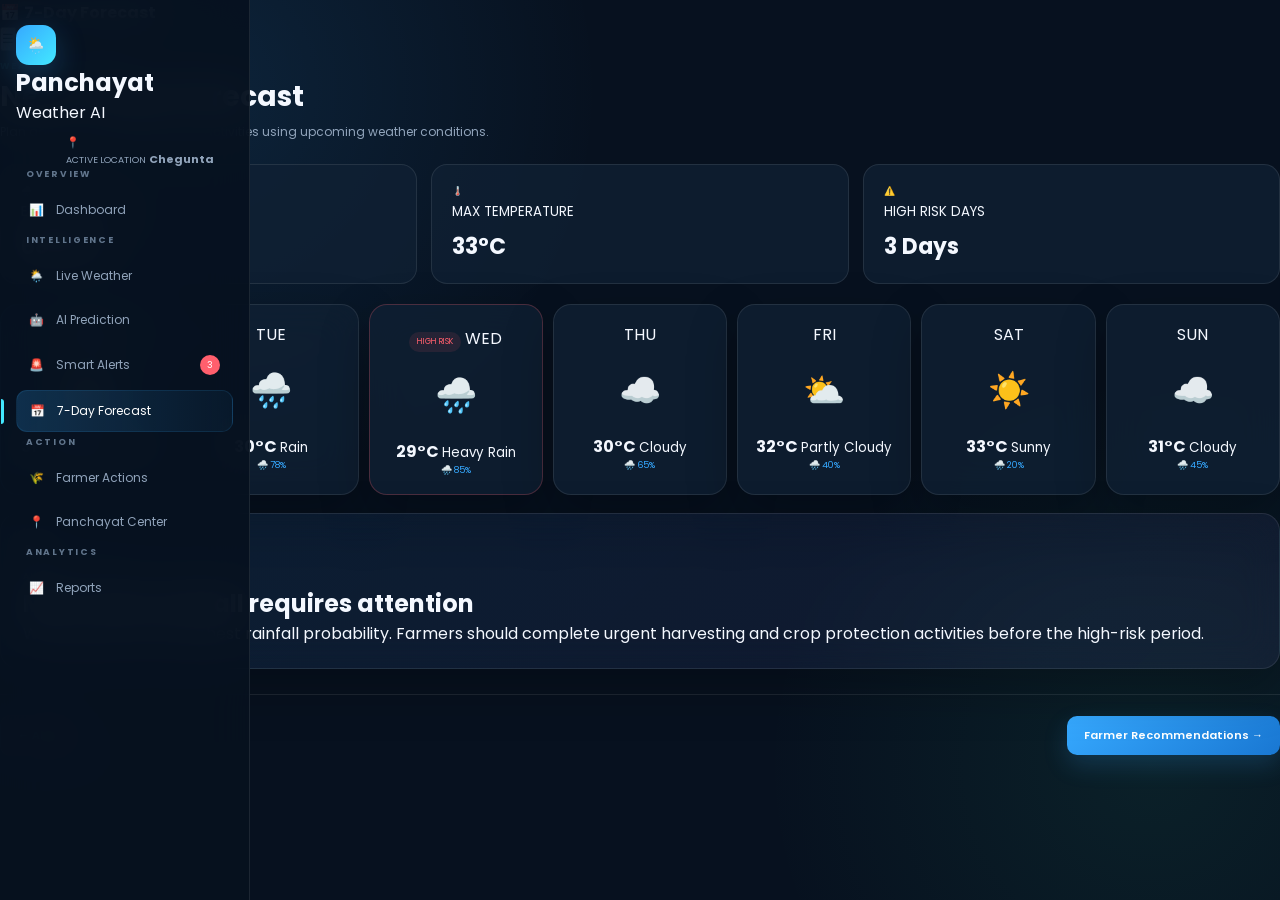
<file: forecast.html>
<!DOCTYPE html>
<html lang="en">

<head>

    <meta charset="UTF-8">

    <meta name="viewport"
        content="width=device-width, initial-scale=1.0">

    <title>7-Day Forecast | Panchayat Weather AI</title>

    <link rel="stylesheet"
        href="css/style.css">

    <link
        href="https://fonts.googleapis.com/css2?family=Inter:wght@400;500;600;700;800&family=Poppins:wght@400;500;600;700;800&display=swap"
        rel="stylesheet">

</head>


<body class="app-page forecast-feature-page">


<aside class="sidebar">

    <div class="sidebar-logo">

        <div class="logo-icon">
            🌦️
        </div>

        <div>
            <h2>Panchayat</h2>
            <span>Weather AI</span>
        </div>

    </div>


    <div class="location-mini">

        <span>📍</span>

        <div>
            <small>ACTIVE LOCATION</small>
            <strong>Chegunta</strong>
        </div>

        <span class="online-dot"></span>

    </div>


    <nav class="sidebar-nav">

        <p class="nav-title">OVERVIEW</p>

        <a href="dashboard.html" class="nav-link">
            <span>📊</span> Dashboard
        </a>

        <p class="nav-title">INTELLIGENCE</p>

        <a href="weather.html" class="nav-link">
            <span>🌦️</span> Live Weather
        </a>

        <a href="ai-prediction.html" class="nav-link">
            <span>🤖</span> AI Prediction
        </a>

        <a href="alerts.html" class="nav-link">
            <span>🚨</span> Smart Alerts
            <span class="notification-count">3</span>
        </a>

        <a href="forecast.html" class="nav-link active">
            <span>📅</span> 7-Day Forecast
        </a>

        <p class="nav-title">ACTION</p>

        <a href="recommendations.html" class="nav-link">
            <span>🌾</span> Farmer Actions
        </a>

        <a href="panchayat.html" class="nav-link">
            <span>📍</span> Panchayat Center
        </a>

        <p class="nav-title">ANALYTICS</p>

        <a href="reports.html" class="nav-link">
            <span>📈</span> Reports
        </a>

    </nav>

</aside>


<header class="mobile-header">

    <div class="mobile-logo">
        📅
        <strong>7-Day Forecast</strong>
    </div>

    <button
        class="menu-button"
        onclick="toggleMobileMenu()">

        ☰

    </button>

</header>



<main class="dashboard-main">


    <section class="feature-page-header">

        <div>

            <span class="page-label">
                WEATHER OUTLOOK
            </span>

            <h1>
                Next 7 Days
                <span>Forecast</span>
            </h1>

            <p>
                Plan agricultural and Panchayat activities
                using upcoming weather conditions.
            </p>

        </div>

    </section>



    <!-- FORECAST HERO -->

    <section class="forecast-summary">


        <div class="summary-item">

            <span>🌧️</span>

            <div>
                <small>EXPECTED RAIN</small>
                <strong>68 mm</strong>
            </div>

        </div>


        <div class="summary-item">

            <span>🌡️</span>

            <div>
                <small>MAX TEMPERATURE</small>
                <strong>33°C</strong>
            </div>

        </div>


        <div class="summary-item">

            <span>⚠️</span>

            <div>
                <small>HIGH RISK DAYS</small>
                <strong>3 Days</strong>
            </div>

        </div>


    </section>



    <!-- 7 DAY TIMELINE -->

    <section class="forecast-timeline">


        <div class="forecast-card today">

            <span>TODAY</span>

            <div class="big-weather-icon">
                ⛅
            </div>

            <strong>
                31°C
            </strong>

            <small>
                Partly Cloudy
            </small>

            <div class="rain-probability">
                🌧️ 60%
            </div>

        </div>



        <div class="forecast-card">

            <span>TUE</span>

            <div class="big-weather-icon">
                🌧️
            </div>

            <strong>
                30°C
            </strong>

            <small>
                Rain
            </small>

            <div class="rain-probability">
                🌧️ 78%
            </div>

        </div>



        <div class="forecast-card high-risk-day">

            <div class="risk-tag">
                HIGH RISK
            </div>

            <span>WED</span>

            <div class="big-weather-icon">
                🌧️
            </div>

            <strong>
                29°C
            </strong>

            <small>
                Heavy Rain
            </small>

            <div class="rain-probability">
                🌧️ 85%
            </div>

        </div>



        <div class="forecast-card">

            <span>THU</span>

            <div class="big-weather-icon">
                ☁️
            </div>

            <strong>
                30°C
            </strong>

            <small>
                Cloudy
            </small>

            <div class="rain-probability">
                🌧️ 65%
            </div>

        </div>



        <div class="forecast-card">

            <span>FRI</span>

            <div class="big-weather-icon">
                ⛅
            </div>

            <strong>
                32°C
            </strong>

            <small>
                Partly Cloudy
            </small>

            <div class="rain-probability">
                🌧️ 40%
            </div>

        </div>



        <div class="forecast-card">

            <span>SAT</span>

            <div class="big-weather-icon">
                ☀️
            </div>

            <strong>
                33°C
            </strong>

            <small>
                Sunny
            </small>

            <div class="rain-probability">
                🌧️ 20%
            </div>

        </div>



        <div class="forecast-card">

            <span>SUN</span>

            <div class="big-weather-icon">
                ☁️
            </div>

            <strong>
                31°C
            </strong>

            <small>
                Cloudy
            </small>

            <div class="rain-probability">
                🌧️ 45%
            </div>

        </div>

    </section>



    <!-- WEEKLY INSIGHT -->

    <section class="dashboard-panel forecast-insight">

        <div class="forecast-insight-icon">
            🤖
        </div>

        <div>

            <span class="card-label">
                AI WEEKLY INSIGHT
            </span>

            <h2>
                Mid-week rainfall requires attention
            </h2>

            <p>
                Wednesday has the highest rainfall
                probability. Farmers should complete
                urgent harvesting and crop protection
                activities before the high-risk period.
            </p>

        </div>

    </section>



    <div class="page-navigation">

        <button
            class="secondary-button"
            onclick="goTo('alerts.html')">

            ← Alerts

        </button>

        <button
            class="primary-button"
            onclick="goTo('recommendations.html')">

            Farmer Recommendations →

        </button>

    </div>

</main>


<script src="js/script.js"></script>

</body>
</html>
</file>
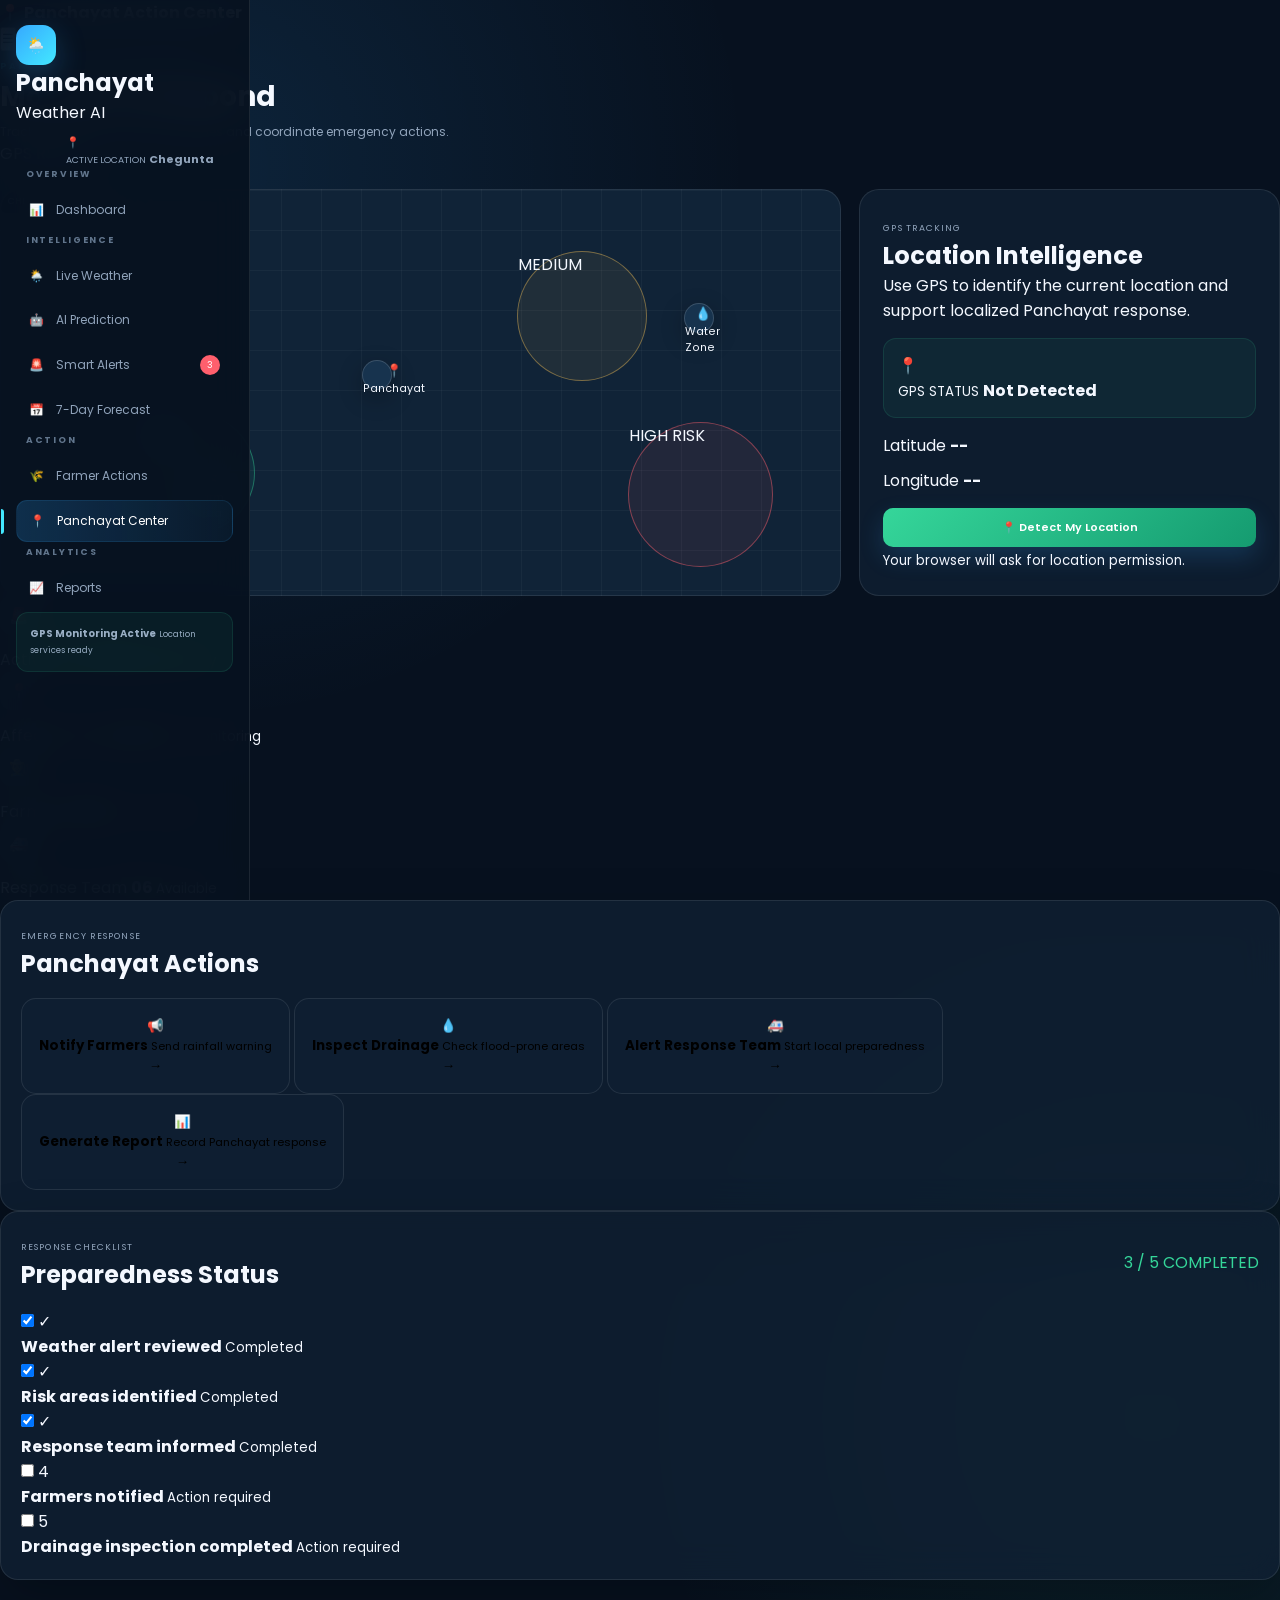
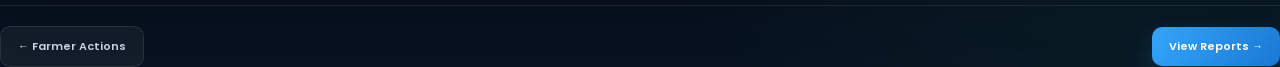
<file: panchayat.html>
<!DOCTYPE html>
<html lang="en">

<head>

    <meta charset="UTF-8">

    <meta name="viewport"
        content="width=device-width, initial-scale=1.0">

    <title>Panchayat Action Center | Weather AI</title>

    <link rel="stylesheet"
        href="css/style.css">

    <link
        href="https://fonts.googleapis.com/css2?family=Inter:wght@400;500;600;700;800&family=Poppins:wght@400;500;600;700;800&display=swap"
        rel="stylesheet">

</head>


<body class="app-page panchayat-page">


<aside class="sidebar">

    <div class="sidebar-logo">

        <div class="logo-icon">
            🌦️
        </div>

        <div>
            <h2>Panchayat</h2>
            <span>Weather AI</span>
        </div>

    </div>


    <div class="location-mini">

        <span>📍</span>

        <div>
            <small>ACTIVE LOCATION</small>
            <strong>Chegunta</strong>
        </div>

        <span class="online-dot"></span>

    </div>


    <nav class="sidebar-nav">

        <p class="nav-title">OVERVIEW</p>

        <a href="dashboard.html" class="nav-link">
            <span>📊</span>
            Dashboard
        </a>


        <p class="nav-title">INTELLIGENCE</p>

        <a href="weather.html" class="nav-link">
            <span>🌦️</span>
            Live Weather
        </a>

        <a href="ai-prediction.html" class="nav-link">
            <span>🤖</span>
            AI Prediction
        </a>

        <a href="alerts.html" class="nav-link">
            <span>🚨</span>
            Smart Alerts
            <span class="notification-count">3</span>
        </a>

        <a href="forecast.html" class="nav-link">
            <span>📅</span>
            7-Day Forecast
        </a>


        <p class="nav-title">ACTION</p>

        <a href="recommendations.html" class="nav-link">
            <span>🌾</span>
            Farmer Actions
        </a>

        <a href="panchayat.html"
           class="nav-link active">

            <span>📍</span>
            Panchayat Center

        </a>


        <p class="nav-title">ANALYTICS</p>

        <a href="reports.html" class="nav-link">

            <span>📈</span>
            Reports

        </a>

    </nav>


    <div class="sidebar-bottom">

        <div class="system-status">

            <span class="status-pulse"></span>

            <div>
                <strong>GPS Monitoring Active</strong>
                <small>Location services ready</small>
            </div>

        </div>

    </div>

</aside>


<header class="mobile-header">

    <div class="mobile-logo">

        📍

        <strong>
            Panchayat Action Center
        </strong>

    </div>


    <button
        class="menu-button"
        onclick="toggleMobileMenu()">

        ☰

    </button>

</header>



<main class="dashboard-main">


    <section class="feature-page-header">

        <div>

            <span class="page-label">
                PANCHAYAT RESPONSE CENTER
            </span>

            <h1>
                Monitor &
                <span>Respond</span>
            </h1>

            <p>
                Track Panchayat location, risk zones
                and coordinate emergency actions.
            </p>

        </div>


        <div class="gps-status">

            <span class="gps-pulse"></span>

            GPS READY

        </div>

    </section>



    <!-- GPS SECTION -->

    <section class="gps-layout">


        <!-- MAP -->

        <div class="gps-map">

            <div class="map-grid"></div>


            <!-- roads -->

            <div class="map-road road-one"></div>

            <div class="map-road road-two"></div>

            <div class="map-road road-three"></div>


            <!-- SAFE AREA -->

            <div class="map-zone safe-zone">

                <span>SAFE</span>

            </div>


            <!-- MEDIUM AREA -->

            <div class="map-zone medium-zone">

                <span>MEDIUM</span>

            </div>


            <!-- HIGH AREA -->

            <div class="map-zone high-zone">

                <span>HIGH RISK</span>

            </div>


            <!-- PANCHAYAT -->

            <div class="map-marker panchayat-marker">

                <div class="marker-pulse"></div>

                📍

                <small>
                    Panchayat
                </small>

            </div>


            <!-- FARM -->

            <div class="map-marker farm-marker">

                🌾

                <small>
                    Farm Area
                </small>

            </div>


            <!-- WATER -->

            <div class="map-marker water-marker">

                💧

                <small>
                    Water Zone
                </small>

            </div>


            <div class="map-label">
                CHEGUNTA PANCHAYAT
            </div>

        </div>



        <!-- GPS INFORMATION -->

        <div class="gps-panel">

            <span class="card-label">
                GPS TRACKING
            </span>


            <h2>
                Location Intelligence
            </h2>


            <p>
                Use GPS to identify the current
                location and support localized
                Panchayat response.
            </p>


            <div class="gps-status-box">

                <div class="gps-icon">
                    📍
                </div>

                <div>

                    <small>
                        GPS STATUS
                    </small>

                    <strong id="gpsStatus">
                        Not Detected
                    </strong>

                </div>

            </div>


            <div class="coordinates">

                <div>

                    <span>
                        Latitude
                    </span>

                    <strong id="latitude">
                        --
                    </strong>

                </div>


                <div>

                    <span>
                        Longitude
                    </span>

                    <strong id="longitude">
                        --
                    </strong>

                </div>

            </div>


            <button
                class="primary-button gps-button"
                onclick="detectLocation()">

                📍 Detect My Location

            </button>


            <small class="gps-note">
                Your browser will ask for
                location permission.
            </small>

        </div>

    </section>



    <!-- PANCHAYAT STATISTICS -->

    <section class="stats-grid">


        <div class="dashboard-stat-card">

            <div class="stat-icon red">
                🚨
            </div>

            <div>

                <span>
                    Active Alerts
                </span>

                <strong>
                    03
                </strong>

                <small>
                    1 high priority
                </small>

            </div>

        </div>


        <div class="dashboard-stat-card">

            <div class="stat-icon orange">
                📍
            </div>

            <div>

                <span>
                    Affected Areas
                </span>

                <strong>
                    02
                </strong>

                <small>
                    Need monitoring
                </small>

            </div>

        </div>


        <div class="dashboard-stat-card">

            <div class="stat-icon green">
                👨‍🌾
            </div>

            <div>

                <span>
                    Farmers
                </span>

                <strong>
                    248
                </strong>

                <small>
                    To be notified
                </small>

            </div>

        </div>


        <div class="dashboard-stat-card">

            <div class="stat-icon blue">
                🚑
            </div>

            <div>

                <span>
                    Response Team
                </span>

                <strong>
                    06
                </strong>

                <small>
                    Available
                </small>

            </div>

        </div>

    </section>



    <!-- ACTION CENTER -->

    <section class="dashboard-panel">

        <div class="panel-heading">

            <div>

                <span class="card-label">
                    EMERGENCY RESPONSE
                </span>

                <h2>
                    Panchayat Actions
                </h2>

            </div>

        </div>


        <div class="response-grid">


            <button
                class="response-action"
                onclick="notifyFarmers()">

                <span>
                    📢
                </span>

                <div>

                    <strong>
                        Notify Farmers
                    </strong>

                    <small>
                        Send rainfall warning
                    </small>

                </div>

                <b>→</b>

            </button>



            <button
                class="response-action"
                onclick="drainageCheck()">

                <span>
                    💧
                </span>

                <div>

                    <strong>
                        Inspect Drainage
                    </strong>

                    <small>
                        Check flood-prone areas
                    </small>

                </div>

                <b>→</b>

            </button>



            <button
                class="response-action"
                onclick="showNotification(
                    'Emergency response team notified'
                )">

                <span>
                    🚑
                </span>

                <div>

                    <strong>
                        Alert Response Team
                    </strong>

                    <small>
                        Start local preparedness
                    </small>

                </div>

                <b>→</b>

            </button>



            <button
                class="response-action"
                onclick="generateReport()">

                <span>
                    📊
                </span>

                <div>

                    <strong>
                        Generate Report
                    </strong>

                    <small>
                        Record Panchayat response
                    </small>

                </div>

                <b>→</b>

            </button>

        </div>

    </section>



    <!-- CHECKLIST -->

    <section class="dashboard-panel">

        <div class="panel-heading">

            <div>

                <span class="card-label">
                    RESPONSE CHECKLIST
                </span>

                <h2>
                    Preparedness Status
                </h2>

            </div>

            <span class="status-green">
                3 / 5 COMPLETED
            </span>

        </div>


        <div class="checklist">


            <label class="check-item">

                <input type="checkbox" checked>

                <span class="custom-check">
                    ✓
                </span>

                <div>
                    <strong>
                        Weather alert reviewed
                    </strong>

                    <small>
                        Completed
                    </small>
                </div>

            </label>



            <label class="check-item">

                <input type="checkbox" checked>

                <span class="custom-check">
                    ✓
                </span>

                <div>
                    <strong>
                        Risk areas identified
                    </strong>

                    <small>
                        Completed
                    </small>
                </div>

            </label>



            <label class="check-item">

                <input type="checkbox" checked>

                <span class="custom-check">
                    ✓
                </span>

                <div>
                    <strong>
                        Response team informed
                    </strong>

                    <small>
                        Completed
                    </small>
                </div>

            </label>



            <label class="check-item">

                <input type="checkbox">

                <span class="custom-check">
                    4
                </span>

                <div>
                    <strong>
                        Farmers notified
                    </strong>

                    <small>
                        Action required
                    </small>
                </div>

            </label>



            <label class="check-item">

                <input type="checkbox">

                <span class="custom-check">
                    5
                </span>

                <div>
                    <strong>
                        Drainage inspection completed
                    </strong>

                    <small>
                        Action required
                    </small>
                </div>

            </label>

        </div>

    </section>



    <div class="page-navigation">

        <button
            class="secondary-button"
            onclick="goTo('recommendations.html')">

            ← Farmer Actions

        </button>


        <button
            class="primary-button"
            onclick="goTo('reports.html')">

            View Reports →

        </button>

    </div>

</main>


<script src="js/script.js"></script>


<!-- GPS SCRIPT -->

<script>

function detectLocation() {

    const status =
        document.getElementById("gpsStatus");

    const latitude =
        document.getElementById("latitude");

    const longitude =
        document.getElementById("longitude");


    if (!navigator.geolocation) {

        status.innerText =
            "GPS Not Supported";

        return;

    }


    status.innerText =
        "Detecting...";


    navigator.geolocation.getCurrentPosition(

        function(position) {

            const lat =
                position.coords.latitude;

            const lon =
                position.coords.longitude;


            latitude.innerText =
                lat.toFixed(6);

            longitude.innerText =
                lon.toFixed(6);


            status.innerText =
                "Location Detected ✓";


            status.style.color =
                "#22c55e";


            if (typeof showNotification === "function") {

                showNotification(
                    "GPS location detected successfully"
                );

            }

        },


        function(error) {

            status.innerText =
                "Permission Denied";

            status.style.color =
                "#ef4444";


            alert(
                "Unable to access your location.\n\n" +
                "Please allow location permission in your browser."
            );

        },

        {
            enableHighAccuracy: true,

            timeout: 10000,

            maximumAge: 0

        }

    );

}

</script>

</body>

</html>
</file>
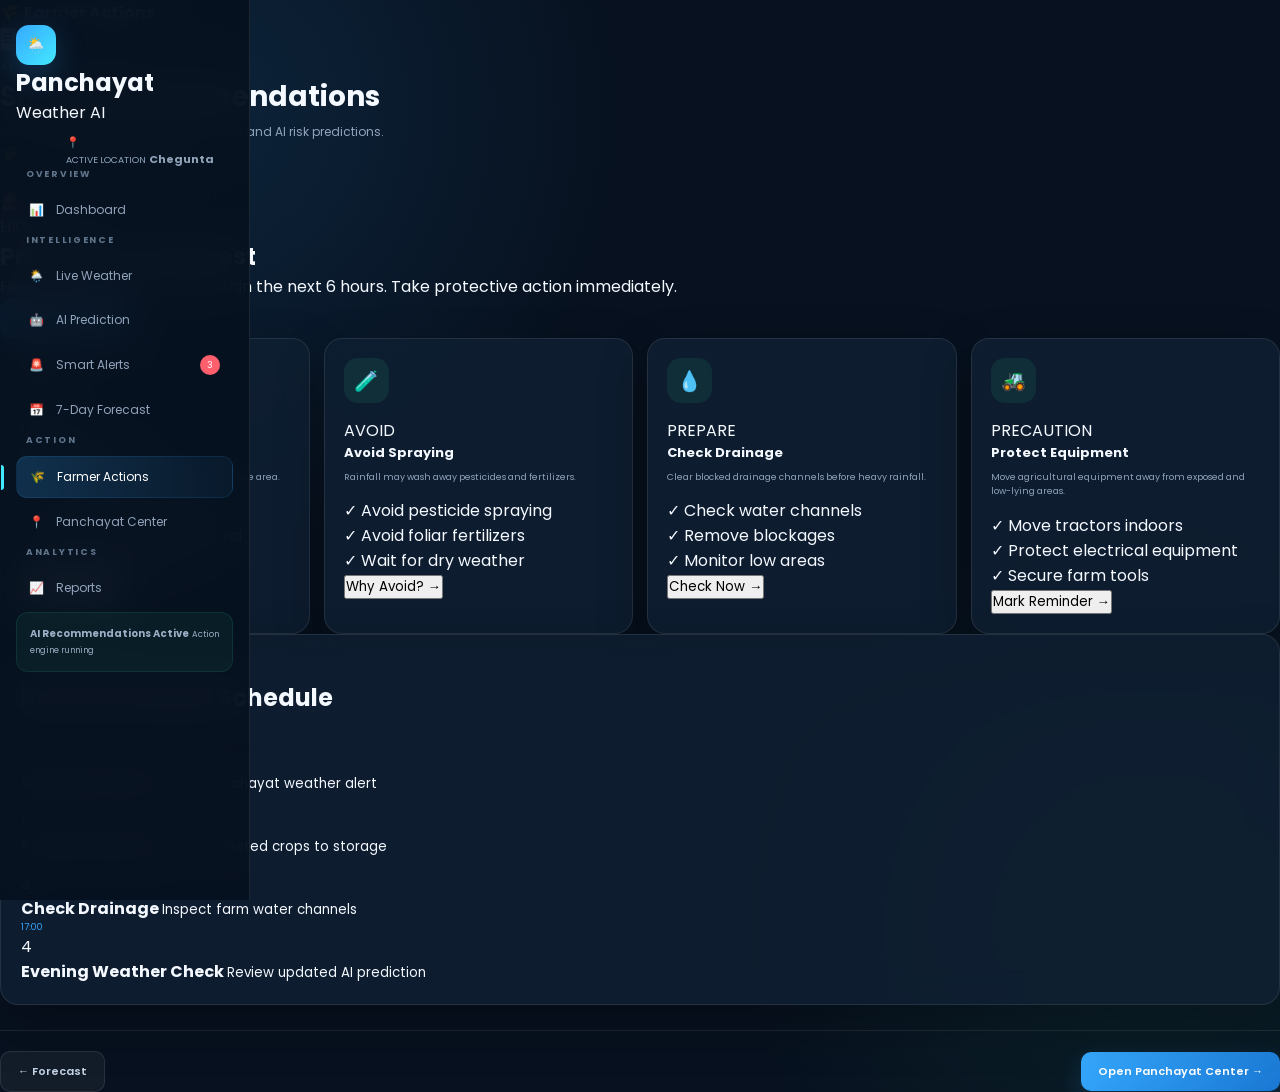
<file: recommendations.html>
<!DOCTYPE html>
<html lang="en">

<head>

    <meta charset="UTF-8">

    <meta name="viewport"
        content="width=device-width, initial-scale=1.0">

    <title>Farmer Recommendations | Panchayat Weather AI</title>

    <link rel="stylesheet"
        href="css/style.css">

    <link
        href="https://fonts.googleapis.com/css2?family=Inter:wght@400;500;600;700;800&family=Poppins:wght@400;500;600;700;800&display=swap"
        rel="stylesheet">

</head>


<body class="app-page recommendation-page">


<!-- SIDEBAR -->

<aside class="sidebar">

    <div class="sidebar-logo">

        <div class="logo-icon">
            🌦️
        </div>

        <div>
            <h2>Panchayat</h2>
            <span>Weather AI</span>
        </div>

    </div>


    <div class="location-mini">

        <span>📍</span>

        <div>
            <small>ACTIVE LOCATION</small>
            <strong>Chegunta</strong>
        </div>

        <span class="online-dot"></span>

    </div>


    <nav class="sidebar-nav">

        <p class="nav-title">OVERVIEW</p>

        <a href="dashboard.html" class="nav-link">
            <span>📊</span> Dashboard
        </a>


        <p class="nav-title">INTELLIGENCE</p>

        <a href="weather.html" class="nav-link">
            <span>🌦️</span> Live Weather
        </a>

        <a href="ai-prediction.html" class="nav-link">
            <span>🤖</span> AI Prediction
        </a>

        <a href="alerts.html" class="nav-link">
            <span>🚨</span> Smart Alerts
            <span class="notification-count">3</span>
        </a>

        <a href="forecast.html" class="nav-link">
            <span>📅</span> 7-Day Forecast
        </a>


        <p class="nav-title">ACTION</p>

        <a href="recommendations.html"
           class="nav-link active">

            <span>🌾</span>
            Farmer Actions

        </a>

        <a href="panchayat.html"
           class="nav-link">

            <span>📍</span>
            Panchayat Center

        </a>


        <p class="nav-title">ANALYTICS</p>

        <a href="reports.html"
           class="nav-link">

            <span>📈</span>
            Reports

        </a>

    </nav>


    <div class="sidebar-bottom">

        <div class="system-status">

            <span class="status-pulse"></span>

            <div>
                <strong>AI Recommendations Active</strong>
                <small>Action engine running</small>
            </div>

        </div>

    </div>

</aside>


<!-- MOBILE HEADER -->

<header class="mobile-header">

    <div class="mobile-logo">

        🌾

        <strong>
            Farmer Actions
        </strong>

    </div>


    <button
        class="menu-button"
        onclick="toggleMobileMenu()">

        ☰

    </button>

</header>



<!-- MAIN -->

<main class="dashboard-main">


    <!-- HEADER -->

    <section class="feature-page-header">

        <div>

            <span class="page-label">
                AI → FARMER ACTION
            </span>

            <h1>
                Smart
                <span>Recommendations</span>
            </h1>

            <p>
                Simple actions generated from weather
                and AI risk predictions.
            </p>

        </div>


        <div class="recommendation-status">
            🌾 4 ACTIONS REQUIRED
        </div>

    </section>



    <!-- PRIORITY BANNER -->

    <section class="recommendation-banner">

        <div class="recommendation-banner-icon">
            🚨
        </div>


        <div>

            <span>
                HIGH PRIORITY
            </span>

            <h2>
                Protect Your Harvest
            </h2>

            <p>
                Heavy rainfall is expected within
                the next 6 hours. Take protective
                action immediately.
            </p>

        </div>


        <button
            class="primary-button"
            onclick="protectHarvest()">

            Protect Harvest

        </button>

    </section>



    <!-- ACTION CARDS -->

    <section class="recommendation-grid">


        <!-- HARVEST -->

        <div class="action-card urgent">

            <div class="action-card-top">

                <div class="action-icon">
                    🌾
                </div>

                <span>
                    URGENT
                </span>

            </div>


            <h3>
                Protect Harvest
            </h3>

            <p>
                Move harvested crops to a covered
                and dry storage area.
            </p>


            <div class="action-list">

                <div>✓ Use waterproof sheets</div>

                <div>✓ Keep crops above ground</div>

                <div>✓ Check storage roof</div>

            </div>


            <button
                onclick="protectHarvest()">

                View Action →

            </button>

        </div>



        <!-- SPRAYING -->

        <div class="action-card warning">

            <div class="action-card-top">

                <div class="action-icon">
                    🧪
                </div>

                <span>
                    AVOID
                </span>

            </div>


            <h3>
                Avoid Spraying
            </h3>

            <p>
                Rainfall may wash away pesticides
                and fertilizers.
            </p>


            <div class="action-list">

                <div>✓ Avoid pesticide spraying</div>

                <div>✓ Avoid foliar fertilizers</div>

                <div>✓ Wait for dry weather</div>

            </div>


            <button
                onclick="sprayingWarning()">

                Why Avoid? →

            </button>

        </div>



        <!-- DRAINAGE -->

        <div class="action-card water">

            <div class="action-card-top">

                <div class="action-icon">
                    💧
                </div>

                <span>
                    PREPARE
                </span>

            </div>


            <h3>
                Check Drainage
            </h3>

            <p>
                Clear blocked drainage channels
                before heavy rainfall.
            </p>


            <div class="action-list">

                <div>✓ Check water channels</div>

                <div>✓ Remove blockages</div>

                <div>✓ Monitor low areas</div>

            </div>


            <button
                onclick="drainageCheck()">

                Check Now →

            </button>

        </div>



        <!-- EQUIPMENT -->

        <div class="action-card safe">

            <div class="action-card-top">

                <div class="action-icon">
                    🚜
                </div>

                <span>
                    PRECAUTION
                </span>

            </div>


            <h3>
                Protect Equipment
            </h3>

            <p>
                Move agricultural equipment away
                from exposed and low-lying areas.
            </p>


            <div class="action-list">

                <div>✓ Move tractors indoors</div>

                <div>✓ Protect electrical equipment</div>

                <div>✓ Secure farm tools</div>

            </div>


            <button
                onclick="showNotification(
                    'Equipment protection reminder activated'
                )">

                Mark Reminder →

            </button>

        </div>

    </section>



    <!-- DAILY PLAN -->

    <section class="dashboard-panel">

        <div class="panel-heading">

            <div>

                <span class="card-label">
                    TODAY'S FARM PLAN
                </span>

                <h2>
                    Recommended Schedule
                </h2>

            </div>

        </div>


        <div class="farm-plan">


            <div class="plan-item completed">

                <div class="plan-time">
                    08:00
                </div>

                <div class="plan-dot">
                    ✓
                </div>

                <div>

                    <strong>
                        Weather Check
                    </strong>

                    <small>
                        Review Panchayat weather alert
                    </small>

                </div>

            </div>



            <div class="plan-item active-plan">

                <div class="plan-time">
                    10:00
                </div>

                <div class="plan-dot">
                    !
                </div>

                <div>

                    <strong>
                        Protect Harvest
                    </strong>

                    <small>
                        Move harvested crops to storage
                    </small>

                </div>

            </div>



            <div class="plan-item">

                <div class="plan-time">
                    13:00
                </div>

                <div class="plan-dot">
                    3
                </div>

                <div>

                    <strong>
                        Check Drainage
                    </strong>

                    <small>
                        Inspect farm water channels
                    </small>

                </div>

            </div>



            <div class="plan-item">

                <div class="plan-time">
                    17:00
                </div>

                <div class="plan-dot">
                    4
                </div>

                <div>

                    <strong>
                        Evening Weather Check
                    </strong>

                    <small>
                        Review updated AI prediction
                    </small>

                </div>

            </div>

        </div>

    </section>



    <div class="page-navigation">

        <button
            class="secondary-button"
            onclick="goTo('forecast.html')">

            ← Forecast

        </button>


        <button
            class="primary-button"
            onclick="goTo('panchayat.html')">

            Open Panchayat Center →

        </button>

    </div>

</main>


<script src="js/script.js"></script>

</body>

</html>
</file>
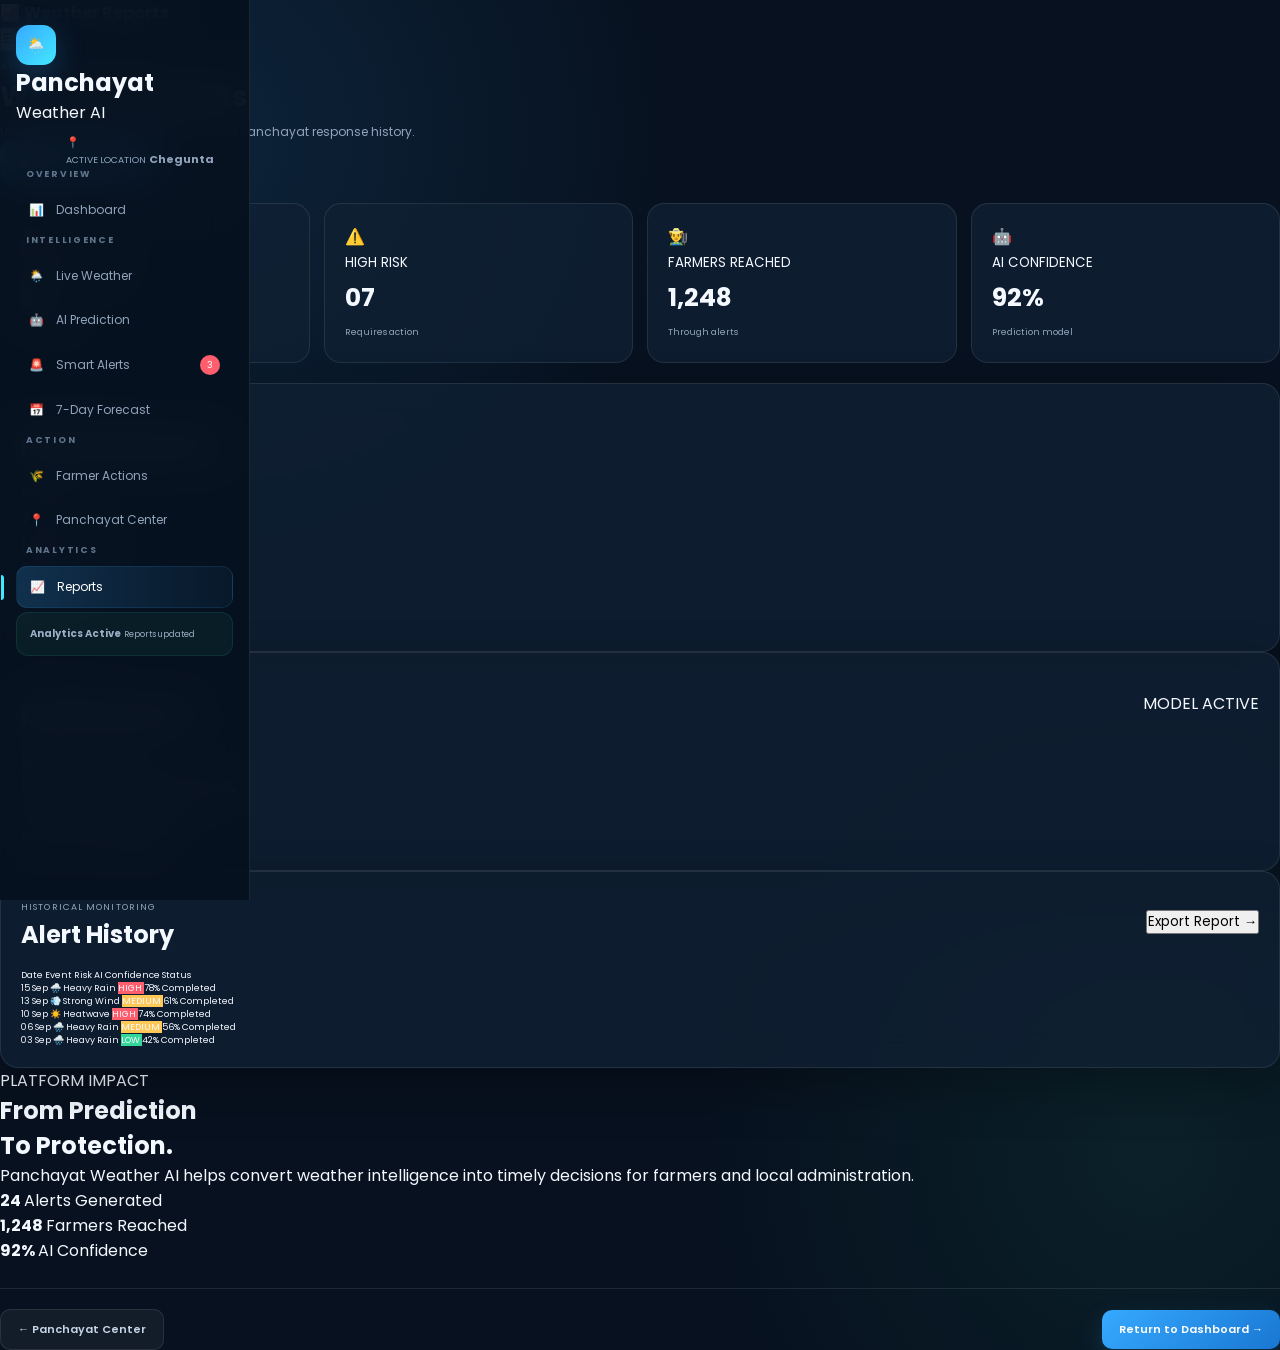
<file: reports.html>
<!DOCTYPE html>
<html lang="en">

<head>

    <meta charset="UTF-8">

    <meta name="viewport"
        content="width=device-width, initial-scale=1.0">

    <title>Reports | Panchayat Weather AI</title>

    <link rel="stylesheet"
        href="css/style.css">

    <link
        href="https://fonts.googleapis.com/css2?family=Inter:wght@400;500;600;700;800&family=Poppins:wght@400;500;600;700;800&display=swap"
        rel="stylesheet">

</head>


<body class="app-page reports-page">


<aside class="sidebar">

    <div class="sidebar-logo">

        <div class="logo-icon">
            🌦️
        </div>

        <div>
            <h2>Panchayat</h2>
            <span>Weather AI</span>
        </div>

    </div>


    <div class="location-mini">

        <span>📍</span>

        <div>
            <small>ACTIVE LOCATION</small>
            <strong>Chegunta</strong>
        </div>

        <span class="online-dot"></span>

    </div>


    <nav class="sidebar-nav">

        <p class="nav-title">
            OVERVIEW
        </p>

        <a href="dashboard.html"
           class="nav-link">

            <span>📊</span>
            Dashboard

        </a>


        <p class="nav-title">
            INTELLIGENCE
        </p>

        <a href="weather.html"
           class="nav-link">

            <span>🌦️</span>
            Live Weather

        </a>

        <a href="ai-prediction.html"
           class="nav-link">

            <span>🤖</span>
            AI Prediction

        </a>

        <a href="alerts.html"
           class="nav-link">

            <span>🚨</span>
            Smart Alerts

            <span class="notification-count">
                3
            </span>

        </a>

        <a href="forecast.html"
           class="nav-link">

            <span>📅</span>
            7-Day Forecast

        </a>


        <p class="nav-title">
            ACTION
        </p>

        <a href="recommendations.html"
           class="nav-link">

            <span>🌾</span>
            Farmer Actions

        </a>

        <a href="panchayat.html"
           class="nav-link">

            <span>📍</span>
            Panchayat Center

        </a>


        <p class="nav-title">
            ANALYTICS
        </p>

        <a href="reports.html"
           class="nav-link active">

            <span>📈</span>
            Reports

        </a>

    </nav>


    <div class="sidebar-bottom">

        <div class="system-status">

            <span class="status-pulse"></span>

            <div>
                <strong>Analytics Active</strong>
                <small>Reports updated</small>
            </div>

        </div>

    </div>

</aside>


<header class="mobile-header">

    <div class="mobile-logo">

        📈

        <strong>
            Weather Reports
        </strong>

    </div>


    <button
        class="menu-button"
        onclick="toggleMobileMenu()">

        ☰

    </button>

</header>



<main class="dashboard-main">


    <section class="feature-page-header">

        <div>

            <span class="page-label">
                ANALYTICS & INSIGHTS
            </span>

            <h1>
                Weather
                <span>Reports</span>
            </h1>

            <p>
                Understand alerts, AI performance
                and Panchayat response history.
            </p>

        </div>


        <button
            class="primary-button"
            onclick="generateReport()">

            📄 Generate Report

        </button>

    </section>



    <!-- REPORT STATISTICS -->

    <section class="report-stats">


        <div class="report-stat">

            <div class="report-stat-icon">
                🚨
            </div>

            <div>

                <small>
                    TOTAL ALERTS
                </small>

                <strong>
                    24
                </strong>

                <span>
                    Last 30 days
                </span>

            </div>

        </div>



        <div class="report-stat">

            <div class="report-stat-icon">
                ⚠️
            </div>

            <div>

                <small>
                    HIGH RISK
                </small>

                <strong>
                    07
                </strong>

                <span>
                    Requires action
                </span>

            </div>

        </div>



        <div class="report-stat">

            <div class="report-stat-icon">
                👨‍🌾
            </div>

            <div>

                <small>
                    FARMERS REACHED
                </small>

                <strong>
                    1,248
                </strong>

                <span>
                    Through alerts
                </span>

            </div>

        </div>



        <div class="report-stat">

            <div class="report-stat-icon">
                🤖
            </div>

            <div>

                <small>
                    AI CONFIDENCE
                </small>

                <strong>
                    92%
                </strong>

                <span>
                    Prediction model
                </span>

            </div>

        </div>

    </section>



    <!-- ANALYTICS -->

    <section class="reports-grid">


        <!-- ALERT ANALYSIS -->

        <div class="dashboard-panel">

            <div class="panel-heading">

                <div>

                    <span class="card-label">
                        ALERT ANALYSIS
                    </span>

                    <h2>
                        Risk Distribution
                    </h2>

                </div>

            </div>


            <div class="risk-distribution">


                <div class="distribution-row">

                    <div class="distribution-label">

                        <span class="dot high-dot"></span>

                        High Risk

                    </div>

                    <strong>
                        7
                    </strong>

                </div>


                <div class="distribution-bar">

                    <div
                        style="width:70%">
                    </div>

                </div>



                <div class="distribution-row">

                    <div class="distribution-label">

                        <span class="dot medium-dot"></span>

                        Medium Risk

                    </div>

                    <strong>
                        9
                    </strong>

                </div>


                <div class="distribution-bar">

                    <div
                        style="width:90%">
                    </div>

                </div>



                <div class="distribution-row">

                    <div class="distribution-label">

                        <span class="dot low-dot"></span>

                        Low Risk

                    </div>

                    <strong>
                        8
                    </strong>

                </div>


                <div class="distribution-bar">

                    <div
                        style="width:80%">
                    </div>

                </div>

            </div>

        </div>



        <!-- AI PERFORMANCE -->

        <div class="dashboard-panel">

            <div class="panel-heading">

                <div>

                    <span class="card-label">
                        AI PERFORMANCE
                    </span>

                    <h2>
                        Model Metrics
                    </h2>

                </div>

                <span class="ai-status">
                    MODEL ACTIVE
                </span>

            </div>


            <div class="ai-performance">


                <div class="performance-circle">

                    <div>

                        <strong>
                            92%
                        </strong>

                        <span>
                            Confidence
                        </span>

                    </div>

                </div>


                <div class="performance-details">

                    <div>

                        <span>
                            Prediction Confidence
                        </span>

                        <strong>
                            92%
                        </strong>

                    </div>


                    <div>

                        <span>
                            Alert Accuracy
                        </span>

                        <strong>
                            87%
                        </strong>

                    </div>


                    <div>

                        <span>
                            Data Points
                        </span>

                        <strong>
                            12.4K
                        </strong>

                    </div>

                </div>

            </div>

        </div>

    </section>



    <!-- HISTORY -->

    <section class="dashboard-panel">

        <div class="panel-heading">

            <div>

                <span class="card-label">
                    HISTORICAL MONITORING
                </span>

                <h2>
                    Alert History
                </h2>

            </div>


            <button
                class="text-button"
                onclick="generateReport()">

                Export Report →

            </button>

        </div>


        <div class="report-table">


            <div class="table-header">

                <span>Date</span>

                <span>Event</span>

                <span>Risk</span>

                <span>AI Confidence</span>

                <span>Status</span>

            </div>



            <div class="table-row">

                <span>
                    15 Sep
                </span>

                <span>
                    🌧️ Heavy Rain
                </span>

                <span class="risk-high">
                    HIGH
                </span>

                <span>
                    78%
                </span>

                <span class="status-completed">
                    Completed
                </span>

            </div>



            <div class="table-row">

                <span>
                    13 Sep
                </span>

                <span>
                    💨 Strong Wind
                </span>

                <span class="risk-medium">
                    MEDIUM
                </span>

                <span>
                    61%
                </span>

                <span class="status-completed">
                    Completed
                </span>

            </div>



            <div class="table-row">

                <span>
                    10 Sep
                </span>

                <span>
                    ☀️ Heatwave
                </span>

                <span class="risk-high">
                    HIGH
                </span>

                <span>
                    74%
                </span>

                <span class="status-completed">
                    Completed
                </span>

            </div>



            <div class="table-row">

                <span>
                    06 Sep
                </span>

                <span>
                    🌧️ Heavy Rain
                </span>

                <span class="risk-medium">
                    MEDIUM
                </span>

                <span>
                    56%
                </span>

                <span class="status-completed">
                    Completed
                </span>

            </div>



            <div class="table-row">

                <span>
                    03 Sep
                </span>

                <span>
                    🌧️ Heavy Rain
                </span>

                <span class="risk-low">
                    LOW
                </span>

                <span>
                    42%
                </span>

                <span class="status-completed">
                    Completed
                </span>

            </div>

        </div>

    </section>



    <!-- IMPACT -->

    <section class="impact-report">

        <div>

            <span>
                PLATFORM IMPACT
            </span>

            <h2>
                From Prediction
                <br>
                To Protection.
            </h2>

            <p>
                Panchayat Weather AI helps convert
                weather intelligence into timely
                decisions for farmers and local
                administration.
            </p>

        </div>


        <div class="impact-numbers">

            <div>

                <strong>
                    24
                </strong>

                <span>
                    Alerts Generated
                </span>

            </div>


            <div>

                <strong>
                    1,248
                </strong>

                <span>
                    Farmers Reached
                </span>

            </div>


            <div>

                <strong>
                    92%
                </strong>

                <span>
                    AI Confidence
                </span>

            </div>

        </div>

    </section>



    <div class="page-navigation">

        <button
            class="secondary-button"
            onclick="goTo('panchayat.html')">

            ← Panchayat Center

        </button>


        <button
            class="primary-button"
            onclick="goTo('dashboard.html')">

            Return to Dashboard →

        </button>

    </div>

</main>


<script src="js/script.js"></script>

</body>

</html>
</file>
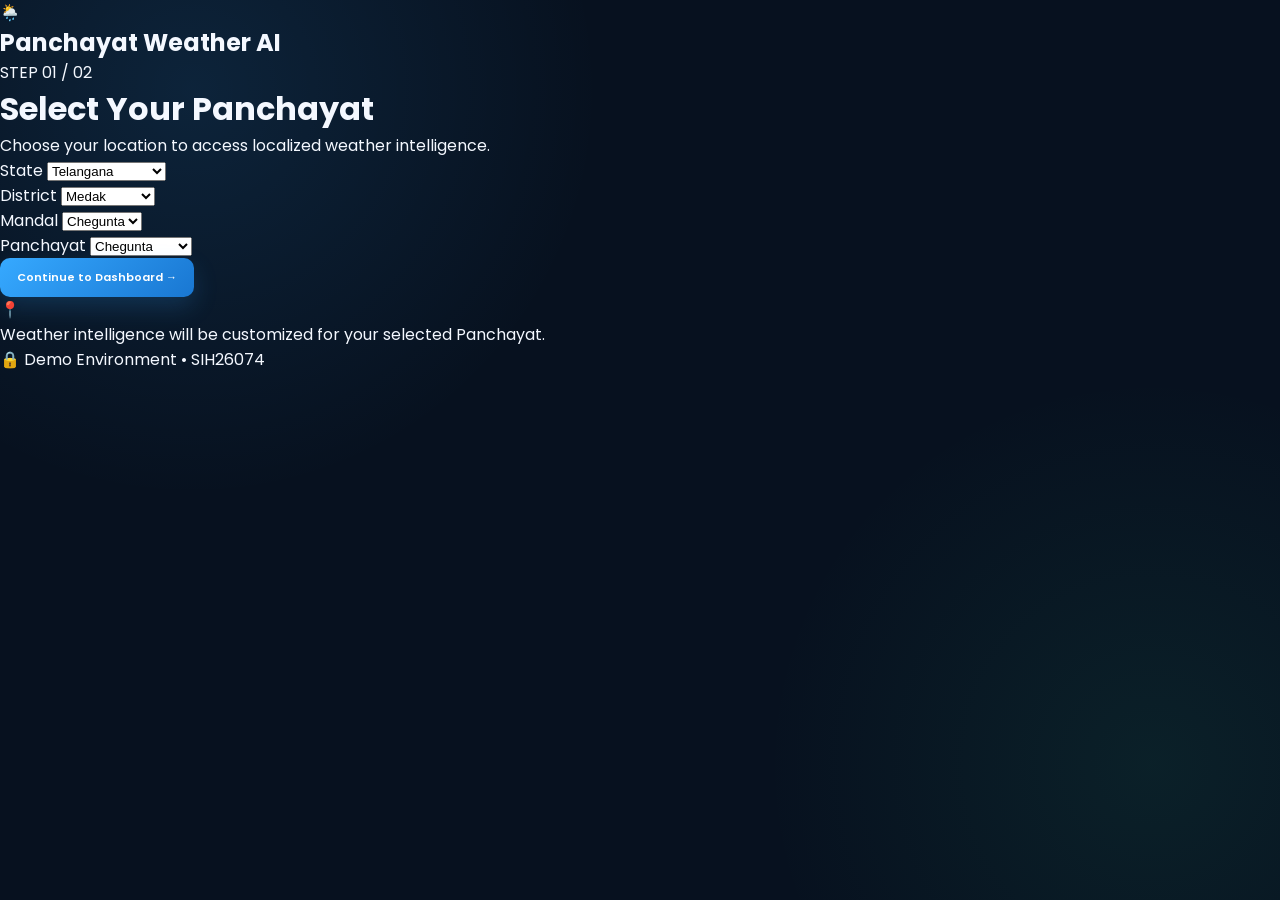
<file: select.html>
<!DOCTYPE html>
<html lang="en">

<head>

    <meta charset="UTF-8">

    <meta name="viewport"
        content="width=device-width, initial-scale=1.0">

    <title>Select Panchayat | Weather AI</title>

    <link rel="stylesheet"
        href="css/style.css">

    <link
        href="https://fonts.googleapis.com/css2?family=Inter:wght@400;500;600;700;800&family=Poppins:wght@400;500;600;700;800&display=swap"
        rel="stylesheet">

</head>


<body class="selection-page">


    <div class="selection-background">

        <div class="selection-glow glow-one"></div>

        <div class="selection-glow glow-two"></div>

    </div>



    <div class="selection-container">


        <div class="selection-logo">

            🌦️

            <h2>
                Panchayat Weather AI
            </h2>

        </div>



        <div class="selection-card glass-card">


            <div class="selection-header">

                <span class="step-badge">
                    STEP 01 / 02
                </span>

                <h1>
                    Select Your
                    <span>Panchayat</span>
                </h1>

                <p>
                    Choose your location to access
                    localized weather intelligence.
                </p>

            </div>



            <div class="location-form">


                <div class="form-group">

                    <label>State</label>

                    <select id="state">

                        <option>
                            Telangana
                        </option>

                        <option>
                            Andhra Pradesh
                        </option>

                        <option>
                            Karnataka
                        </option>

                    </select>

                </div>



                <div class="form-group">

                    <label>District</label>

                    <select id="district">

                        <option>
                            Medak
                        </option>

                        <option>
                            Hyderabad
                        </option>

                        <option>
                            Sangareddy
                        </option>

                    </select>

                </div>



                <div class="form-group">

                    <label>Mandal</label>

                    <select id="mandal">

                        <option>
                            Chegunta
                        </option>

                        <option>
                            Toopran
                        </option>

                        <option>
                            Narsapur
                        </option>

                    </select>

                </div>



                <div class="form-group">

                    <label>Panchayat</label>

                    <select id="panchayat">

                        <option>
                            Chegunta
                        </option>

                        <option>
                            Ramayampet
                        </option>

                        <option>
                            Wadiaram
                        </option>

                    </select>

                </div>



                <button
                    class="primary-button full-button"
                    onclick="goTo('dashboard.html')">

                    Continue to Dashboard
                    <span>→</span>

                </button>


            </div>



            <div class="location-info">

                <div>📍</div>

                <p>
                    Weather intelligence will be
                    customized for your selected
                    Panchayat.
                </p>

            </div>

        </div>


        <div class="selection-footer">

            🔒 Demo Environment • SIH26074

        </div>

    </div>



    <script src="js/script.js"></script>

</body>

</html>
</file>
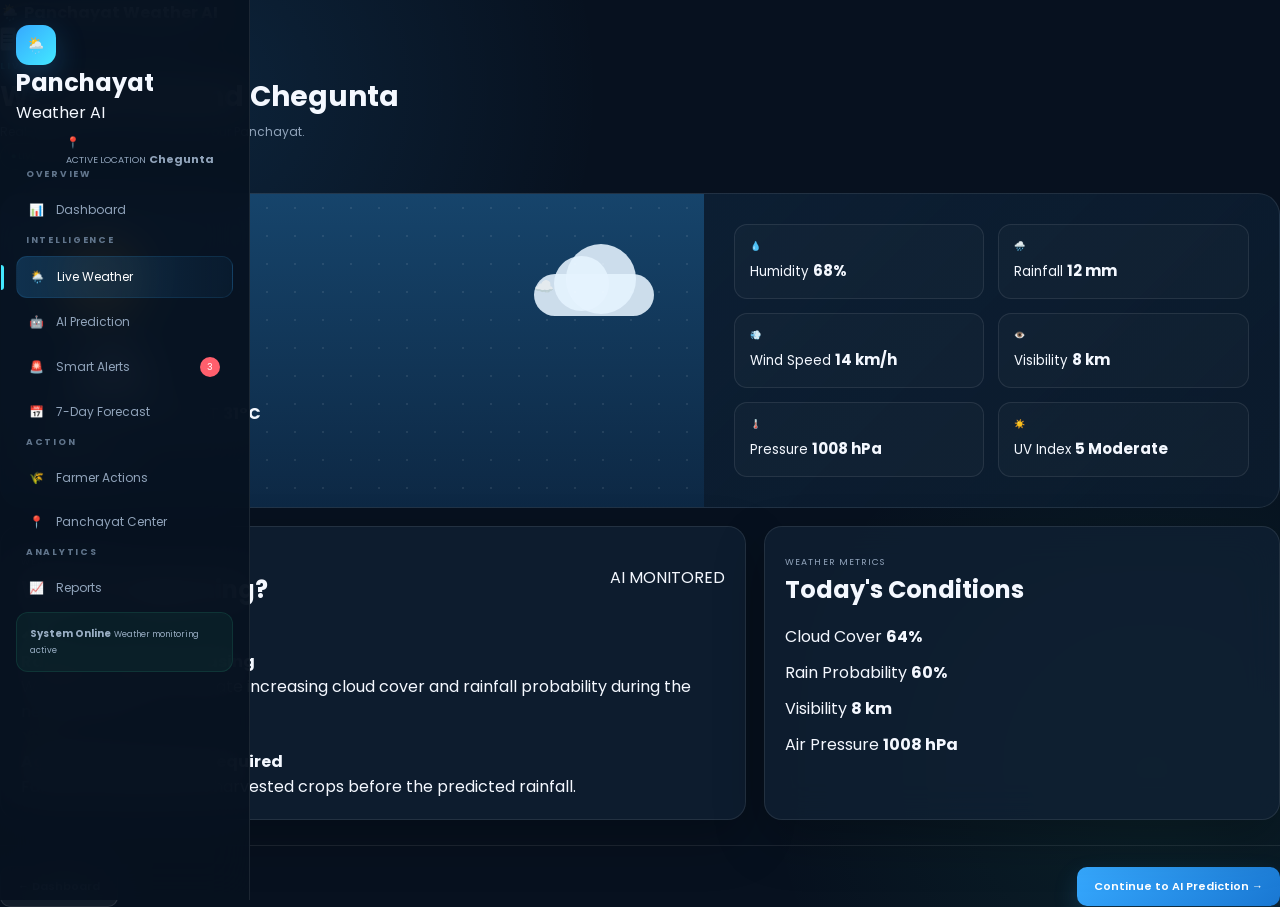
<file: weather.html>
<!DOCTYPE html>
<html lang="en">

<head>
    <meta charset="UTF-8">
    <meta name="viewport" content="width=device-width, initial-scale=1.0">

    <title>Live Weather | Panchayat Weather AI</title>

    <link rel="stylesheet" href="css/style.css">

    <link
        href="https://fonts.googleapis.com/css2?family=Inter:wght@400;500;600;700;800&family=Poppins:wght@400;500;600;700;800&display=swap"
        rel="stylesheet">
</head>

<body class="app-page weather-feature-page">

<aside class="sidebar">

    <div class="sidebar-logo">
        <div class="logo-icon">🌦️</div>

        <div>
            <h2>Panchayat</h2>
            <span>Weather AI</span>
        </div>
    </div>

    <div class="location-mini">
        <span>📍</span>

        <div>
            <small>ACTIVE LOCATION</small>
            <strong>Chegunta</strong>
        </div>

        <span class="online-dot"></span>
    </div>

    <nav class="sidebar-nav">

        <p class="nav-title">OVERVIEW</p>

        <a href="dashboard.html" class="nav-link">
            <span>📊</span> Dashboard
        </a>

        <p class="nav-title">INTELLIGENCE</p>

        <a href="weather.html" class="nav-link active">
            <span>🌦️</span> Live Weather
        </a>

        <a href="ai-prediction.html" class="nav-link">
            <span>🤖</span> AI Prediction
        </a>

        <a href="alerts.html" class="nav-link">
            <span>🚨</span> Smart Alerts
            <span class="notification-count">3</span>
        </a>

        <a href="forecast.html" class="nav-link">
            <span>📅</span> 7-Day Forecast
        </a>

        <p class="nav-title">ACTION</p>

        <a href="recommendations.html" class="nav-link">
            <span>🌾</span> Farmer Actions
        </a>

        <a href="panchayat.html" class="nav-link">
            <span>📍</span> Panchayat Center
        </a>

        <p class="nav-title">ANALYTICS</p>

        <a href="reports.html" class="nav-link">
            <span>📈</span> Reports
        </a>

    </nav>

    <div class="sidebar-bottom">

        <div class="system-status">
            <span class="status-pulse"></span>

            <div>
                <strong>System Online</strong>
                <small>Weather monitoring active</small>
            </div>
        </div>

    </div>

</aside>


<header class="mobile-header">

    <div class="mobile-logo">
        🌦️
        <strong>Panchayat Weather AI</strong>
    </div>

    <button class="menu-button" onclick="toggleMobileMenu()">
        ☰
    </button>

</header>


<main class="dashboard-main">

    <section class="feature-page-header">

        <div>

            <span class="page-label">
                LIVE WEATHER INTELLIGENCE
            </span>

            <h1>
                Weather Around
                <span>Chegunta</span>
            </h1>

            <p>
                Real-time weather conditions for your Panchayat.
            </p>

        </div>

        <div class="live-badge">
            ● LIVE DATA
        </div>

    </section>


    <!-- WEATHER HERO -->

    <section class="weather-feature-hero">

        <div class="weather-scene">

            <div class="sun-large">
                ☀️
            </div>

            <div class="weather-cloud cloud-a">
                ☁️
            </div>

            <div class="weather-cloud cloud-b">
                ☁️
            </div>

            <div class="weather-particles">
                <span></span>
                <span></span>
                <span></span>
                <span></span>
                <span></span>
            </div>

            <div class="scene-text">

                <span>CHEGUNTA PANCHAYAT</span>

                <strong>
                    31°C
                </strong>

                <p>
                    ⛅ Partly Cloudy
                </p>

                <small>
                    Feels like 33°C
                </small>

            </div>

        </div>


        <div class="weather-data-panel">

            <div class="data-item">

                <span>💧</span>

                <div>
                    <small>Humidity</small>
                    <strong id="humidity">68%</strong>
                </div>

            </div>


            <div class="data-item">

                <span>🌧️</span>

                <div>
                    <small>Rainfall</small>
                    <strong id="rainfall">12 mm</strong>
                </div>

            </div>


            <div class="data-item">

                <span>💨</span>

                <div>
                    <small>Wind Speed</small>
                    <strong id="wind">14 km/h</strong>
                </div>

            </div>


            <div class="data-item">

                <span>👁️</span>

                <div>
                    <small>Visibility</small>
                    <strong>8 km</strong>
                </div>

            </div>


            <div class="data-item">

                <span>🌡️</span>

                <div>
                    <small>Pressure</small>
                    <strong>1008 hPa</strong>
                </div>

            </div>


            <div class="data-item">

                <span>☀️</span>

                <div>
                    <small>UV Index</small>
                    <strong>5 Moderate</strong>
                </div>

            </div>

        </div>

    </section>


    <!-- WEATHER INSIGHTS -->

    <section class="dashboard-two-column">

        <div class="dashboard-panel">

            <div class="panel-heading">

                <div>
                    <span class="card-label">
                        WEATHER INSIGHT
                    </span>

                    <h2>
                        What is happening?
                    </h2>
                </div>

                <span class="ai-status">
                    AI MONITORED
                </span>

            </div>


            <div class="insight-box">

                <div class="insight-icon">
                    🌧️
                </div>

                <div>

                    <strong>
                        Rainfall activity increasing
                    </strong>

                    <p>
                        Weather conditions indicate
                        increasing cloud cover and
                        rainfall probability during
                        the next few hours.
                    </p>

                </div>

            </div>


            <div class="insight-box">

                <div class="insight-icon">
                    🌾
                </div>

                <div>

                    <strong>
                        Agriculture attention required
                    </strong>

                    <p>
                        Farmers should protect harvested
                        crops before the predicted rainfall.
                    </p>

                </div>

            </div>

        </div>


        <div class="dashboard-panel">

            <div class="panel-heading">

                <div>
                    <span class="card-label">
                        WEATHER METRICS
                    </span>

                    <h2>
                        Today's Conditions
                    </h2>
                </div>

            </div>


            <div class="metric-list">

                <div>
                    <span>Cloud Cover</span>
                    <strong>64%</strong>
                </div>

                <div>
                    <span>Rain Probability</span>
                    <strong>60%</strong>
                </div>

                <div>
                    <span>Visibility</span>
                    <strong>8 km</strong>
                </div>

                <div>
                    <span>Air Pressure</span>
                    <strong>1008 hPa</strong>
                </div>

            </div>

        </div>

    </section>


    <div class="page-navigation">

        <button
            class="secondary-button"
            onclick="goTo('dashboard.html')">

            ← Dashboard

        </button>

        <button
            class="primary-button"
            onclick="goTo('ai-prediction.html')">

            Continue to AI Prediction →

        </button>

    </div>

</main>


<script src="js/script.js"></script>

</body>
</html>
</file>
<file: css/style.css>
/* =========================================================
   PANCHAYAT WEATHER AI
   SIH26074 - COMPLETE STYLESHEET
   ========================================================= */

* {
    margin: 0;
    padding: 0;
    box-sizing: border-box;
}

:root {
    --bg: #07111f;
    --bg-light: #0b192b;
    --card: rgba(16, 32, 52, 0.78);
    --card-solid: #102238;
    --border: rgba(255, 255, 255, 0.09);
    --text: #f4f8ff;
    --muted: #91a4bb;
    --blue: #36a9ff;
    --cyan: #43e8ff;
    --green: #35d69a;
    --yellow: #ffc857;
    --orange: #ff9d4d;
    --red: #ff5f6d;
    --purple: #9b7cff;
    --shadow: 0 20px 50px rgba(0, 0, 0, 0.25);
}

html {
    scroll-behavior: smooth;
}

body {
    font-family: "Poppins", Arial, sans-serif;
    background:
        radial-gradient(circle at 15% 10%, rgba(54, 169, 255, 0.12), transparent 30%),
        radial-gradient(circle at 90% 85%, rgba(53, 214, 154, 0.08), transparent 28%),
        var(--bg);
    color: var(--text);
    min-height: 100vh;
    overflow-x: hidden;
    transition: opacity 0.25s ease;
}

body.page-exit {
    opacity: 0;
}

a {
    text-decoration: none;
    color: inherit;
}

button {
    font-family: inherit;
}

button,
.primary-button,
.secondary-button,
.action-button,
.gps-button {
    cursor: pointer;
}

/* =========================================================
   SCROLLBAR
   ========================================================= */

::-webkit-scrollbar {
    width: 7px;
}

::-webkit-scrollbar-track {
    background: #07111f;
}

::-webkit-scrollbar-thumb {
    background: #24435e;
    border-radius: 20px;
}

/* =========================================================
   SIDEBAR
   ========================================================= */

.sidebar {
    position: fixed;
    left: 0;
    top: 0;
    width: 250px;
    height: 100vh;
    background: rgba(7, 17, 31, 0.94);
    border-right: 1px solid var(--border);
    backdrop-filter: blur(20px);
    z-index: 1000;
    padding: 25px 16px;
    display: flex;
    flex-direction: column;
    animation: sidebarIn 0.6s ease;
}

.logo-area {
    padding: 5px 10px 28px;
    border-bottom: 1px solid var(--border);
}

.logo {
    display: flex;
    align-items: center;
    gap: 10px;
    font-size: 17px;
    font-weight: 700;
}

.logo-icon {
    width: 40px;
    height: 40px;
    display: grid;
    place-items: center;
    border-radius: 13px;
    background: linear-gradient(135deg, var(--blue), var(--cyan));
    box-shadow: 0 10px 30px rgba(54, 169, 255, 0.25);
}

.location-mini {
    margin-top: 9px;
    margin-left: 50px;
    color: var(--muted);
    font-size: 11px;
}

.nav-section {
    margin-top: 25px;
}

.nav-title {
    font-size: 9px;
    color: #61758c;
    letter-spacing: 1.7px;
    margin: 0 10px 9px;
    font-weight: 700;
}

.nav-link {
    display: flex;
    align-items: center;
    gap: 12px;
    padding: 11px 13px;
    margin-bottom: 4px;
    border-radius: 11px;
    color: #90a3ba;
    font-size: 12px;
    transition: all 0.25s ease;
    position: relative;
}

.nav-link:hover {
    color: white;
    background: rgba(54, 169, 255, 0.08);
    transform: translateX(3px);
}

.nav-link.active {
    color: white;
    background: linear-gradient(
        90deg,
        rgba(54, 169, 255, 0.2),
        rgba(54, 169, 255, 0.05)
    );
    border: 1px solid rgba(54, 169, 255, 0.12);
}

.nav-link.active::before {
    content: "";
    position: absolute;
    left: -16px;
    width: 3px;
    height: 25px;
    background: var(--cyan);
    border-radius: 0 5px 5px 0;
}

.nav-icon {
    width: 22px;
    text-align: center;
}

.notification-count {
    margin-left: auto;
    min-width: 20px;
    height: 20px;
    padding: 0 5px;
    border-radius: 20px;
    background: var(--red);
    color: white;
    font-size: 9px;
    display: grid;
    place-items: center;
}

.system-status {
    margin-top: auto;
    padding: 13px;
    border-radius: 12px;
    background: rgba(53, 214, 154, 0.06);
    border: 1px solid rgba(53, 214, 154, 0.12);
    font-size: 10px;
    color: #9aafc5;
}

.status-dot {
    display: inline-block;
    width: 7px;
    height: 7px;
    background: var(--green);
    border-radius: 50%;
    margin-right: 6px;
    animation: pulse 1.8s infinite;
}

/* =========================================================
   MAIN CONTENT
   ========================================================= */

.main-content {
    margin-left: 250px;
    min-height: 100vh;
    padding: 28px 34px;
}

.top-header {
    display: flex;
    align-items: center;
    justify-content: space-between;
    margin-bottom: 28px;
    animation: fadeDown 0.7s ease;
}

.page-heading h1 {
    font-size: 25px;
    margin-bottom: 4px;
}

.page-heading p {
    color: var(--muted);
    font-size: 12px;
}

.header-right {
    display: flex;
    align-items: center;
    gap: 15px;
}

.live-indicator {
    display: flex;
    align-items: center;
    gap: 7px;
    font-size: 10px;
    color: #9eb2c8;
}

.live-dot {
    width: 7px;
    height: 7px;
    background: var(--green);
    border-radius: 50%;
    animation: pulse 1.5s infinite;
}

/* =========================================================
   BUTTONS
   ========================================================= */

.primary-button,
.secondary-button,
.action-button,
.gps-button {
    border: 0;
    border-radius: 10px;
    padding: 11px 17px;
    font-size: 11px;
    font-weight: 600;
    transition: all 0.25s ease;
}

.primary-button {
    background: linear-gradient(135deg, var(--blue), #1977d2);
    color: white;
    box-shadow: 0 10px 25px rgba(54, 169, 255, 0.18);
}

.primary-button:hover {
    transform: translateY(-2px);
    box-shadow: 0 15px 30px rgba(54, 169, 255, 0.28);
}

.secondary-button {
    background: rgba(255, 255, 255, 0.05);
    color: #c6d5e6;
    border: 1px solid var(--border);
}

.secondary-button:hover {
    background: rgba(255, 255, 255, 0.09);
}

.action-button {
    background: rgba(54, 169, 255, 0.09);
    border: 1px solid rgba(54, 169, 255, 0.16);
    color: var(--blue);
}

.action-button:hover {
    transform: translateY(-3px);
}

/* =========================================================
   GLASS CARDS
   ========================================================= */

.dashboard-panel,
.weather-card,
.stat-card,
.feature-card,
.prediction-card,
.alert-item,
.forecast-card,
.recommendation-card,
.action-card {
    background: var(--card);
    border: 1px solid var(--border);
    border-radius: 18px;
    box-shadow: var(--shadow);
    backdrop-filter: blur(18px);
}

.dashboard-panel {
    padding: 20px;
}

.panel-heading {
    display: flex;
    justify-content: space-between;
    align-items: center;
    margin-bottom: 17px;
}

.panel-heading h3 {
    font-size: 14px;
}

.card-label {
    font-size: 9px;
    color: var(--muted);
    text-transform: uppercase;
    letter-spacing: 1.1px;
}

/* =========================================================
   DASHBOARD
   ========================================================= */

.dashboard-grid {
    display: grid;
    grid-template-columns: 1.45fr 1fr 1fr;
    gap: 18px;
}

.dashboard-two-column {
    display: grid;
    grid-template-columns: 1.3fr 0.9fr;
    gap: 18px;
    margin-top: 18px;
}

.stat-grid {
    display: grid;
    grid-template-columns: repeat(4, 1fr);
    gap: 14px;
    margin-bottom: 18px;
}

.stat-card {
    padding: 18px;
    animation: fadeUp 0.7s ease both;
}

.stat-card:nth-child(2) {
    animation-delay: 0.1s;
}

.stat-card:nth-child(3) {
    animation-delay: 0.2s;
}

.stat-card:nth-child(4) {
    animation-delay: 0.3s;
}

.stat-icon {
    width: 38px;
    height: 38px;
    display: grid;
    place-items: center;
    border-radius: 11px;
    margin-bottom: 13px;
    background: rgba(54, 169, 255, 0.1);
}

.stat-value {
    font-size: 23px;
    font-weight: 700;
}

.stat-name {
    font-size: 10px;
    color: var(--muted);
    margin-top: 3px;
}

/* =========================================================
   ALERT BANNER / DASHBOARD ALERTS
   ========================================================= */

.alert-banner {
    position: relative;
    overflow: hidden;
    padding: 21px;
    border-radius: 18px;
    background: linear-gradient(
        135deg,
        rgba(255, 95, 109, 0.16),
        rgba(255, 157, 77, 0.06)
    );
    border: 1px solid rgba(255, 95, 109, 0.22);
    margin-bottom: 18px;
}

.alert-banner::after {
    content: "";
    position: absolute;
    width: 150px;
    height: 150px;
    right: -60px;
    top: -70px;
    border-radius: 50%;
    background: rgba(255, 95, 109, 0.09);
    animation: float 4s ease-in-out infinite;
}

.alert-content {
    position: relative;
    z-index: 2;
}

.alert-tag {
    color: var(--red);
    font-size: 9px;
    font-weight: 700;
    letter-spacing: 1.4px;
    margin-bottom: 7px;
}

.alert-banner h2 {
    font-size: 19px;
    margin-bottom: 6px;
}

.alert-banner p {
    color: #a9b8ca;
    font-size: 11px;
    max-width: 650px;
}

.alert-meta {
    display: flex;
    gap: 20px;
    margin-top: 13px;
    color: #9fb1c6;
    font-size: 10px;
}

.dashboard-alerts {
    display: grid;
    gap: 10px;
}

.dashboard-alert-item {
    padding: 13px;
    display: flex;
    align-items: center;
    gap: 12px;
    background: rgba(255,255,255,0.035);
    border: 1px solid var(--border);
    border-radius: 12px;
}

.dashboard-alert-icon {
    width: 34px;
    height: 34px;
    display: grid;
    place-items: center;
    border-radius: 10px;
}

.dashboard-alert-icon.high {
    background: rgba(255,95,109,0.12);
}

.dashboard-alert-icon.medium {
    background: rgba(255,200,87,0.12);
}

.dashboard-alert-icon.low {
    background: rgba(53,214,154,0.1);
}

.alert-text {
    flex: 1;
}

.alert-text strong {
    display: block;
    font-size: 11px;
}

.alert-text span {
    display: block;
    margin-top: 3px;
    color: var(--muted);
    font-size: 9px;
}

/* =========================================================
   WEATHER PAGE
   ========================================================= */

.weather-feature-page {
    animation: fadeUp 0.6s ease;
}

.feature-page-header {
    margin-bottom: 23px;
}

.page-label {
    color: var(--cyan);
    font-size: 9px;
    letter-spacing: 2px;
    font-weight: 700;
    margin-bottom: 8px;
}

.feature-page-header h1 {
    font-size: 28px;
}

.feature-page-header p {
    color: var(--muted);
    font-size: 12px;
    margin-top: 5px;
}

.live-badge,
.ai-model-badge,
.alert-live-status {
    display: inline-flex;
    align-items: center;
    gap: 7px;
    font-size: 9px;
    padding: 6px 10px;
    border-radius: 30px;
    background: rgba(53, 214, 154, 0.08);
    border: 1px solid rgba(53, 214, 154, 0.16);
    color: var(--green);
}

.weather-feature-hero {
    display: grid;
    grid-template-columns: 1.1fr 0.9fr;
    min-height: 300px;
    border-radius: 22px;
    overflow: hidden;
    border: 1px solid var(--border);
    background: linear-gradient(
        135deg,
        rgba(38, 103, 160, 0.2),
        rgba(12, 28, 46, 0.85)
    );
    margin-bottom: 18px;
}

.weather-scene {
    position: relative;
    overflow: hidden;
    min-height: 300px;
    background: linear-gradient(180deg, #16446b, #0d2844);
}

.sun-large {
    position: absolute;
    width: 80px;
    height: 80px;
    border-radius: 50%;
    background: #ffc857;
    top: 45px;
    left: 60px;
    box-shadow: 0 0 55px rgba(255, 200, 87, 0.45);
    animation: sunPulse 4s infinite;
}

.weather-cloud {
    position: absolute;
    width: 120px;
    height: 42px;
    background: rgba(230, 244, 255, 0.88);
    border-radius: 50px;
    filter: blur(0.2px);
}

.weather-cloud::before,
.weather-cloud::after {
    content: "";
    position: absolute;
    background: inherit;
    border-radius: 50%;
}

.weather-cloud::before {
    width: 55px;
    height: 55px;
    left: 20px;
    bottom: 5px;
}

.weather-cloud::after {
    width: 70px;
    height: 70px;
    right: 18px;
    bottom: 2px;
}

.cloud-a {
    top: 80px;
    right: 50px;
    animation: cloudMove 8s ease-in-out infinite;
}

.cloud-b {
    top: 165px;
    left: 50px;
    transform: scale(0.7);
    opacity: 0.7;
    animation: cloudMove 10s ease-in-out infinite reverse;
}

.weather-particles {
    position: absolute;
    inset: 0;
    background-image: radial-gradient(
        rgba(255,255,255,0.7) 1px,
        transparent 1px
    );
    background-size: 28px 28px;
    opacity: 0.12;
    animation: particleMove 8s linear infinite;
}

.scene-text {
    position: absolute;
    bottom: 30px;
    left: 30px;
}

.scene-text .temperature {
    font-size: 62px;
    font-weight: 700;
    line-height: 1;
}

.scene-text p {
    color: #bdd3e8;
    font-size: 12px;
    margin-top: 8px;
}

.weather-data-panel {
    padding: 30px;
    display: grid;
    grid-template-columns: repeat(2, 1fr);
    align-content: center;
    gap: 14px;
}

.data-item {
    padding: 15px;
    border: 1px solid var(--border);
    border-radius: 13px;
    background: rgba(255,255,255,0.025);
}

.data-item span {
    display: block;
    color: var(--muted);
    font-size: 9px;
    margin-bottom: 5px;
}

.data-item strong {
    font-size: 15px;
}

/* =========================================================
   METRICS
   ========================================================= */

.metric-list {
    display: grid;
    gap: 11px;
}

.metric-row {
    display: flex;
    justify-content: space-between;
    padding: 10px 0;
    border-bottom: 1px solid var(--border);
    font-size: 10px;
}

.metric-row:last-child {
    border-bottom: none;
}

.metric-row span {
    color: var(--muted);
}

/* =========================================================
   AI PREDICTION
   ========================================================= */

.ai-feature-page {
    animation: fadeUp 0.6s ease;
}

.ai-hero {
    display: grid;
    grid-template-columns: 0.9fr 1.1fr;
    gap: 25px;
    align-items: center;
    padding: 30px;
    min-height: 360px;
    border-radius: 22px;
    border: 1px solid rgba(155,124,255,0.18);
    background:
        radial-gradient(circle at 25% 50%, rgba(155,124,255,0.12), transparent 35%),
        rgba(14, 25, 43, 0.85);
    margin-bottom: 20px;
}

.ai-core {
    position: relative;
    width: 220px;
    height: 220px;
    margin: auto;
    display: grid;
    place-items: center;
}

.ai-ring {
    position: absolute;
    border: 1px solid rgba(155,124,255,0.4);
    border-radius: 50%;
}

.ring-one {
    width: 220px;
    height: 220px;
    animation: spin 12s linear infinite;
}

.ring-two {
    width: 175px;
    height: 175px;
    border-style: dashed;
    animation: spinReverse 9s linear infinite;
}

.ring-three {
    width: 130px;
    height: 130px;
    animation: pulseRing 2.5s ease-in-out infinite;
}

.ai-brain {
    width: 85px;
    height: 85px;
    border-radius: 25px;
    display: grid;
    place-items: center;
    font-size: 38px;
    background: linear-gradient(135deg, #6246c7, var(--purple));
    box-shadow: 0 0 60px rgba(155,124,255,0.3);
    animation: brainFloat 3s ease-in-out infinite;
}

.ai-result h2 {
    font-size: 25px;
    margin: 9px 0;
}

.ai-result p {
    color: var(--muted);
    font-size: 11px;
    line-height: 1.7;
}

.confidence {
    margin-top: 20px;
}

.confidence-header {
    display: flex;
    justify-content: space-between;
    font-size: 10px;
    margin-bottom: 8px;
}

.progress-track,
.small-meter {
    height: 7px;
    background: rgba(255,255,255,0.07);
    border-radius: 20px;
    overflow: hidden;
}

.progress-fill {
    height: 100%;
    border-radius: inherit;
    background: linear-gradient(90deg, var(--purple), var(--cyan));
}

.progress-fill.large {
    width: 78%;
}

.ai-fill {
    width: 92%;
}

.risk-cards {
    display: grid;
    grid-template-columns: repeat(4, 1fr);
    gap: 13px;
}

.prediction-card {
    padding: 17px;
}

.prediction-card.high {
    border-color: rgba(255,95,109,0.2);
}

.prediction-card.medium {
    border-color: rgba(255,200,87,0.2);
}

.prediction-card.low {
    border-color: rgba(53,214,154,0.18);
}

.prediction-top {
    display: flex;
    justify-content: space-between;
    margin-bottom: 15px;
}

.prediction-top span {
    color: var(--muted);
    font-size: 10px;
}

.prediction-top strong {
    font-size: 14px;
}

.small-meter {
    height: 5px;
}

.small-meter div {
    height: 100%;
    border-radius: inherit;
}

.prediction-card.high .small-meter div {
    width: 78%;
    background: var(--red);
}

.prediction-card.medium .small-meter div {
    width: 54%;
    background: var(--yellow);
}

.prediction-card.low .small-meter div {
    width: 18%;
    background: var(--green);
}

.input-grid {
    display: grid;
    grid-template-columns: repeat(6, 1fr);
    gap: 12px;
}

.ai-input {
    padding: 15px;
    background: rgba(255,255,255,0.025);
    border: 1px solid var(--border);
    border-radius: 12px;
}

.ai-input span {
    display: block;
    color: var(--muted);
    font-size: 8px;
    margin-bottom: 6px;
}

.ai-input strong {
    font-size: 13px;
}

/* =========================================================
   ALERTS
   ========================================================= */

.alerts-feature-page {
    animation: fadeUp 0.6s ease;
}

.emergency-alert {
    position: relative;
    display: grid;
    grid-template-columns: 110px 1fr auto;
    align-items: center;
    gap: 22px;
    padding: 27px;
    margin-top: 18px;
    border-radius: 22px;
    background: linear-gradient(
        110deg,
        rgba(255,95,109,0.18),
        rgba(255,157,77,0.07)
    );
    border: 1px solid rgba(255,95,109,0.28);
    overflow: hidden;
}

.emergency-alert::before {
    content: "";
    position: absolute;
    inset: 0;
    background: linear-gradient(
        90deg,
        transparent,
        rgba(255,255,255,0.03),
        transparent
    );
    animation: shimmer 3s infinite;
}

.emergency-animation {
    width: 90px;
    height: 90px;
    display: grid;
    place-items: center;
    position: relative;
}

.emergency-ring {
    position: absolute;
    inset: 0;
    border: 1px solid rgba(255,95,109,0.35);
    border-radius: 50%;
    animation: emergencyPulse 1.8s infinite;
}

.emergency-icon {
    width: 54px;
    height: 54px;
    border-radius: 18px;
    display: grid;
    place-items: center;
    font-size: 25px;
    background: rgba(255,95,109,0.16);
}

.emergency-content {
    position: relative;
    z-index: 2;
}

.emergency-label {
    color: var(--red);
    font-size: 9px;
    letter-spacing: 1.7px;
    font-weight: 700;
}

.emergency-content h2 {
    font-size: 23px;
    margin: 6px 0;
}

.emergency-content p {
    color: #aab8c9;
    font-size: 11px;
}

.emergency-details {
    display: flex;
    gap: 18px;
    margin-top: 12px;
    color: #a8b7c9;
    font-size: 9px;
}

.alert-action {
    position: relative;
    z-index: 2;
}

.alert-grid {
    display: grid;
    grid-template-columns: repeat(2, 1fr);
    gap: 15px;
    margin-top: 18px;
}

.alert-item {
    padding: 19px;
    display: flex;
    gap: 14px;
}

.alert-item-icon {
    width: 42px;
    height: 42px;
    border-radius: 13px;
    display: grid;
    place-items: center;
    background: rgba(255,200,87,0.1);
}

.medium-alert {
    border-color: rgba(255,200,87,0.15);
}

.low-alert {
    border-color: rgba(53,214,154,0.15);
}

.alert-history {
    margin-top: 18px;
    padding: 20px;
    border-radius: 18px;
    border: 1px solid var(--border);
    background: var(--card);
}

.history-item {
    display: grid;
    grid-template-columns: 70px 25px 1fr;
    gap: 12px;
    align-items: center;
    padding: 11px 0;
    border-bottom: 1px solid var(--border);
}

.history-item:last-child {
    border-bottom: 0;
}

.history-time {
    color: var(--muted);
    font-size: 9px;
}

.history-line {
    width: 8px;
    height: 8px;
    border-radius: 50%;
    background: var(--green);
}

.status-green {
    color: var(--green);
}

/* =========================================================
   FORECAST
   ========================================================= */

.forecast-summary {
    display: grid;
    grid-template-columns: repeat(3, 1fr);
    gap: 14px;
    margin: 20px 0;
}

.summary-item {
    padding: 20px;
    border-radius: 16px;
    background: var(--card);
    border: 1px solid var(--border);
}

.summary-item span {
    display: block;
    color: var(--muted);
    font-size: 9px;
}

.summary-item strong {
    display: block;
    margin-top: 7px;
    font-size: 22px;
}

.forecast-timeline {
    display: grid;
    grid-template-columns: repeat(7, 1fr);
    gap: 10px;
}

.forecast-card {
    padding: 17px 12px;
    text-align: center;
    transition: 0.3s;
}

.forecast-card:hover {
    transform: translateY(-7px);
}

.forecast-card.today {
    border-color: rgba(54,169,255,0.3);
    background: rgba(54,169,255,0.07);
}

.high-risk-day {
    border-color: rgba(255,95,109,0.25);
}

.risk-tag {
    display: inline-block;
    margin-top: 10px;
    padding: 4px 8px;
    border-radius: 20px;
    background: rgba(255,95,109,0.1);
    color: var(--red);
    font-size: 8px;
}

.big-weather-icon {
    font-size: 34px;
    margin: 18px 0;
    animation: float 3s ease-in-out infinite;
}

.forecast-card h3 {
    font-size: 11px;
}

.forecast-card p {
    color: var(--muted);
    font-size: 9px;
}

.forecast-temp {
    font-size: 18px;
    font-weight: 700;
    margin: 5px 0;
}

.rain-probability {
    color: var(--blue);
    font-size: 9px;
}

.forecast-insight {
    margin-top: 18px;
    padding: 22px;
    border-radius: 18px;
    background: linear-gradient(
        135deg,
        rgba(54,169,255,0.09),
        rgba(155,124,255,0.07)
    );
    border: 1px solid var(--border);
}

/* =========================================================
   RECOMMENDATIONS
   ========================================================= */

.recommendation-hero {
    padding: 27px;
    border-radius: 21px;
    background:
        radial-gradient(circle at 80% 30%, rgba(53,214,154,0.12), transparent 30%),
        var(--card);
    border: 1px solid rgba(53,214,154,0.15);
    margin: 20px 0;
}

.recommendation-hero h2 {
    font-size: 24px;
}

.recommendation-hero p {
    color: var(--muted);
    font-size: 11px;
    margin-top: 7px;
}

.recommendation-grid,
.action-grid {
    display: grid;
    grid-template-columns: repeat(4, 1fr);
    gap: 14px;
}

.recommendation-card,
.action-card {
    padding: 19px;
    transition: 0.3s;
}

.recommendation-card:hover,
.action-card:hover {
    transform: translateY(-6px);
    border-color: rgba(54,169,255,0.2);
}

.recommendation-icon,
.action-icon {
    width: 45px;
    height: 45px;
    display: grid;
    place-items: center;
    border-radius: 14px;
    background: rgba(53,214,154,0.09);
    font-size: 20px;
    margin-bottom: 15px;
}

.recommendation-card h3,
.action-card h3 {
    font-size: 13px;
}

.recommendation-card p,
.action-card p {
    color: var(--muted);
    font-size: 9px;
    line-height: 1.6;
    margin: 7px 0 14px;
}

.daily-plan {
    margin-top: 20px;
    padding: 20px;
    border-radius: 18px;
    background: var(--card);
    border: 1px solid var(--border);
}

.plan-row {
    display: flex;
    gap: 14px;
    padding: 13px 0;
    border-bottom: 1px solid var(--border);
}

.plan-row:last-child {
    border-bottom: 0;
}

.plan-time {
    width: 75px;
    color: var(--blue);
    font-size: 9px;
}

.plan-task {
    font-size: 10px;
}

/* =========================================================
   PANCHAYAT / GPS
   ========================================================= */

.gps-layout {
    display: grid;
    grid-template-columns: 1.4fr 0.7fr;
    gap: 18px;
    margin-top: 20px;
}

.gps-map {
    position: relative;
    min-height: 390px;
    overflow: hidden;
    border-radius: 20px;
    background:
        linear-gradient(rgba(255,255,255,0.035) 1px, transparent 1px),
        linear-gradient(90deg, rgba(255,255,255,0.035) 1px, transparent 1px),
        #102337;
    background-size: 40px 40px;
    border: 1px solid var(--border);
}

.map-grid {
    position: absolute;
    inset: 0;
    opacity: 0.8;
}

.map-road {
    position: absolute;
    height: 7px;
    background: rgba(200,215,225,0.12);
    transform-origin: left center;
    border-radius: 10px;
}

.map-road.r1 {
    width: 100%;
    top: 48%;
    transform: rotate(-9deg);
}

.map-road.r2 {
    width: 90%;
    top: 63%;
    transform: rotate(28deg);
}

.map-road.r3 {
    width: 70%;
    top: 28%;
    transform: rotate(72deg);
}

.map-zone {
    position: absolute;
    border-radius: 50%;
    border: 1px solid;
    animation: zonePulse 3s infinite;
}

.safe-zone {
    width: 120px;
    height: 120px;
    left: 16%;
    top: 55%;
    border-color: rgba(53,214,154,0.4);
    background: rgba(53,214,154,0.07);
}

.medium-zone {
    width: 130px;
    height: 130px;
    right: 23%;
    top: 15%;
    border-color: rgba(255,200,87,0.4);
    background: rgba(255,200,87,0.07);
}

.high-zone {
    width: 145px;
    height: 145px;
    right: 8%;
    bottom: 7%;
    border-color: rgba(255,95,109,0.45);
    background: rgba(255,95,109,0.08);
}

.map-marker {
    position: absolute;
    width: 30px;
    height: 30px;
    border-radius: 50%;
    display: grid;
    place-items: center;
    font-size: 13px;
    background: #17334e;
    border: 1px solid rgba(255,255,255,0.15);
    box-shadow: 0 8px 25px rgba(0,0,0,0.3);
    animation: markerFloat 3s infinite;
}

.panchayat-marker {
    left: 43%;
    top: 42%;
}

.farm-marker {
    left: 23%;
    top: 69%;
}

.water-marker {
    right: 15%;
    top: 28%;
}

.map-label {
    position: absolute;
    color: #9db1c5;
    font-size: 9px;
    background: rgba(7,17,31,0.75);
    padding: 5px 7px;
    border-radius: 5px;
}

.gps-panel {
    padding: 23px;
    border-radius: 20px;
    background: var(--card);
    border: 1px solid var(--border);
}

.gps-status-box {
    padding: 14px;
    border-radius: 13px;
    background: rgba(53,214,154,0.06);
    border: 1px solid rgba(53,214,154,0.13);
    margin: 15px 0;
}

.coordinates {
    display: grid;
    gap: 10px;
    margin-top: 14px;
}

.coordinate-item {
    padding: 12px;
    border-radius: 10px;
    background: rgba(255,255,255,0.035);
}

.coordinate-item span {
    display: block;
    color: var(--muted);
    font-size: 8px;
}

.coordinate-item strong {
    display: block;
    margin-top: 4px;
    font-size: 12px;
}

.gps-button {
    width: 100%;
    margin-top: 15px;
    background: linear-gradient(135deg, var(--green), #159b70);
    color: white;
}

/* =========================================================
   PANCHAYAT STATS
   ========================================================= */

.panchayat-stats {
    display: grid;
    grid-template-columns: repeat(4, 1fr);
    gap: 13px;
    margin-top: 18px;
}

.response-actions {
    display: grid;
    grid-template-columns: repeat(4, 1fr);
    gap: 12px;
    margin-top: 18px;
}

.response-action {
    padding: 17px;
    text-align: center;
    border-radius: 15px;
    background: var(--card);
    border: 1px solid var(--border);
    transition: 0.3s;
}

.response-action:hover {
    transform: translateY(-5px);
}

.response-action .action-icon {
    margin: 0 auto 10px;
}

/* =========================================================
   REPORTS
   ========================================================= */

.report-stats {
    display: grid;
    grid-template-columns: repeat(4, 1fr);
    gap: 14px;
    margin: 20px 0;
}

.report-stat {
    padding: 20px;
    border-radius: 17px;
    background: var(--card);
    border: 1px solid var(--border);
}

.report-stat span {
    color: var(--muted);
    font-size: 9px;
}

.report-stat strong {
    display: block;
    font-size: 25px;
    margin-top: 5px;
}

.analysis-grid {
    display: grid;
    grid-template-columns: 1fr 1fr;
    gap: 18px;
}

.risk-bars {
    display: grid;
    gap: 16px;
}

.risk-bar-row {
    display: grid;
    grid-template-columns: 90px 1fr 45px;
    align-items: center;
    gap: 10px;
    font-size: 9px;
}

.risk-track {
    height: 8px;
    border-radius: 20px;
    background: rgba(255,255,255,0.06);
    overflow: hidden;
}

.risk-fill {
    height: 100%;
    border-radius: inherit;
}

.risk-high {
    width: 70%;
    background: var(--red);
}

.risk-medium {
    width: 45%;
    background: var(--yellow);
}

.risk-low {
    width: 25%;
    background: var(--green);
}

.performance-list {
    display: grid;
    gap: 14px;
}

.performance-row {
    display: flex;
    justify-content: space-between;
    padding: 13px;
    background: rgba(255,255,255,0.025);
    border-radius: 11px;
}

.performance-row span {
    color: var(--muted);
    font-size: 9px;
}

.performance-row strong {
    font-size: 11px;
}

.report-table {
    width: 100%;
    border-collapse: collapse;
    font-size: 9px;
}

.report-table th {
    color: #7790a8;
    font-weight: 600;
    text-align: left;
    padding: 12px;
    border-bottom: 1px solid var(--border);
}

.report-table td {
    padding: 13px 12px;
    border-bottom: 1px solid var(--border);
    color: #b4c2d2;
}

.table-risk-high {
    color: var(--red) !important;
}

.table-risk-medium {
    color: var(--yellow) !important;
}

.table-risk-low {
    color: var(--green) !important;
}

/* =========================================================
   PAGE NAVIGATION
   ========================================================= */

.page-navigation {
    display: flex;
    justify-content: space-between;
    align-items: center;
    margin-top: 25px;
    padding-top: 20px;
    border-top: 1px solid var(--border);
}

/* =========================================================
   TOAST NOTIFICATION
   ========================================================= */

.toast-notification {
    position: fixed;
    right: 25px;
    bottom: 25px;
    min-width: 270px;
    max-width: 390px;
    padding: 14px 17px;
    display: flex;
    align-items: center;
    gap: 11px;
    border-radius: 13px;
    background: #102238;
    border: 1px solid rgba(54,169,255,0.22);
    box-shadow: 0 20px 50px rgba(0,0,0,0.35);
    z-index: 5000;
    transform: translateY(30px);
    opacity: 0;
    pointer-events: none;
    transition: 0.3s ease;
    font-size: 10px;
}

.toast-notification.show {
    transform: translateY(0);
    opacity: 1;
}

.toast-notification.warning {
    border-color: rgba(255,200,87,0.25);
}

.toast-notification.error {
    border-color: rgba(255,95,109,0.25);
}

/* =========================================================
   MOBILE MENU
   ========================================================= */

.mobile-menu-button {
    display: none;
    position: fixed;
    top: 16px;
    left: 16px;
    z-index: 2000;
    width: 42px;
    height: 42px;
    border-radius: 11px;
    border: 1px solid var(--border);
    background: #102238;
    color: white;
}

/* =========================================================
   LANDING PAGE
   ========================================================= */

.landing-page {
    min-height: 100vh;
    display: flex;
    align-items: center;
    justify-content: center;
    padding: 40px;
    position: relative;
}

.landing-container {
    width: min(1000px, 100%);
    text-align: center;
}

.landing-logo {
    font-size: 18px;
    font-weight: 700;
    margin-bottom: 35px;
}

.landing-hero h1 {
    font-size: clamp(40px, 7vw, 75px);
    line-height: 1;
    letter-spacing: -3px;
}

.landing-hero h1 span {
    background: linear-gradient(90deg, var(--blue), var(--cyan), var(--green));
    -webkit-background-clip: text;
    color: transparent;
}

.landing-hero p {
    max-width: 620px;
    margin: 22px auto;
    color: var(--muted);
    font-size: 13px;
    line-height: 1.8;
}

.landing-buttons {
    display: flex;
    justify-content: center;
    gap: 12px;
    margin-top: 25px;
}

.landing-orb {
    position: absolute;
    border-radius: 50%;
    filter: blur(50px);
    opacity: 0.15;
    pointer-events: none;
}

.orb-one {
    width: 250px;
    height: 250px;
    background: var(--blue);
    left: -100px;
    top: 10%;
    animation: float 5s infinite;
}

.orb-two {
    width: 250px;
    height: 250px;
    background: var(--green);
    right: -100px;
    bottom: 5%;
    animation: float 6s infinite reverse;
}

/* =========================================================
   REVEAL ANIMATION
   ========================================================= */

.reveal {
    opacity: 0;
    transform: translateY(20px);
    transition: 0.7s ease;
}

.reveal.visible {
    opacity: 1;
    transform: translateY(0);
}

/* =========================================================
   ANIMATIONS
   ========================================================= */

@keyframes fadeUp {
    from {
        opacity: 0;
        transform: translateY(20px);
    }

    to {
        opacity: 1;
        transform: translateY(0);
    }
}

@keyframes fadeDown {
    from {
        opacity: 0;
        transform: translateY(-15px);
    }

    to {
        opacity: 1;
        transform: translateY(0);
    }
}

@keyframes sidebarIn {
    from {
        opacity: 0;
        transform: translateX(-30px);
    }

    to {
        opacity: 1;
        transform: translateX(0);
    }
}

@keyframes pulse {
    0%, 100% {
        box-shadow: 0 0 0 0 rgba(53,214,154,0.35);
    }

    50% {
        box-shadow: 0 0 0 7px rgba(53,214,154,0);
    }
}

@keyframes float {
    0%, 100% {
        transform: translateY(0);
    }

    50% {
        transform: translateY(-10px);
    }
}

@keyframes sunPulse {
    0%, 100% {
        transform: scale(1);
    }

    50% {
        transform: scale(1.08);
    }
}

@keyframes cloudMove {
    0%, 100% {
        transform: translateX(0);
    }

    50% {
        transform: translateX(25px);
    }
}

@keyframes particleMove {
    from {
        transform: translateY(0);
    }

    to {
        transform: translateY(30px);
    }
}

@keyframes spin {
    to {
        transform: rotate(360deg);
    }
}

@keyframes spinReverse {
    to {
        transform: rotate(-360deg);
    }
}

@keyframes pulseRing {
    0%, 100% {
        transform: scale(0.9);
        opacity: 0.5;
    }

    50% {
        transform: scale(1.1);
        opacity: 1;
    }
}

@keyframes brainFloat {
    0%, 100% {
        transform: translateY(0) rotate(0deg);
    }

    50% {
        transform: translateY(-8px) rotate(2deg);
    }
}

@keyframes emergencyPulse {
    0% {
        transform: scale(0.8);
        opacity: 1;
    }

    70% {
        transform: scale(1.25);
        opacity: 0;
    }

    100% {
        transform: scale(1.25);
        opacity: 0;
    }
}

@keyframes shimmer {
    from {
        transform: translateX(-100%);
    }

    to {
        transform: translateX(100%);
    }
}

@keyframes zonePulse {
    0%, 100% {
        transform: scale(1);
        opacity: 0.7;
    }

    50% {
        transform: scale(1.04);
        opacity: 1;
    }
}

@keyframes markerFloat {
    0%, 100% {
        transform: translateY(0);
    }

    50% {
        transform: translateY(-5px);
    }
}

/* =========================================================
   RESPONSIVE
   ========================================================= */

@media (max-width: 1100px) {
    .dashboard-grid {
        grid-template-columns: repeat(2, 1fr);
    }

    .stat-grid,
    .report-stats,
    .panchayat-stats {
        grid-template-columns: repeat(2, 1fr);
    }

    .risk-cards {
        grid-template-columns: repeat(2, 1fr);
    }

    .input-grid {
        grid-template-columns: repeat(3, 1fr);
    }

    .forecast-timeline {
        grid-template-columns: repeat(4, 1fr);
    }

    .recommendation-grid,
    .action-grid,
    .response-actions {
        grid-template-columns: repeat(2, 1fr);
    }
}

@media (max-width: 850px) {
    .sidebar {
        transform: translateX(-100%);
        transition: 0.3s ease;
    }

    .sidebar.mobile-open {
        transform: translateX(0);
    }

    .mobile-menu-button {
        display: block;
    }

    .main-content {
        margin-left: 0;
        padding: 25px 18px;
    }

    .top-header {
        padding-left: 55px;
    }

    .weather-feature-hero,
    .ai-hero,
    .gps-layout,
    .dashboard-two-column,
    .analysis-grid {
        grid-template-columns: 1fr;
    }

    .emergency-alert {
        grid-template-columns: 80px 1fr;
    }

    .alert-action {
        grid-column: 2;
    }

    .weather-scene {
        min-height: 250px;
    }
}

@media (max-width: 600px) {
    .main-content {
        padding: 20px 13px;
    }

    .page-heading h1 {
        font-size: 19px;
    }

    .header-right {
        display: none;
    }

    .stat-grid,
    .report-stats,
    .panchayat-stats,
    .risk-cards,
    .recommendation-grid,
    .action-grid,
    .response-actions,
    .forecast-summary,
    .alert-grid {
        grid-template-columns: 1fr;
    }

    .dashboard-grid {
        grid-template-columns: 1fr;
    }

    .forecast-timeline {
        grid-template-columns: repeat(2, 1fr);
    }

    .input-grid {
        grid-template-columns: repeat(2, 1fr);
    }

    .weather-data-panel {
        padding: 18px;
    }

    .scene-text .temperature {
        font-size: 48px;
    }

    .emergency-alert {
        grid-template-columns: 1fr;
        text-align: center;
    }

    .emergency-animation {
        margin: auto;
    }

    .alert-action {
        grid-column: auto;
    }

    .emergency-details {
        justify-content: center;
        flex-wrap: wrap;
    }

    .landing-page {
        padding: 25px;
    }

    .landing-hero h1 {
        letter-spacing: -1px;
    }

    .landing-buttons {
        flex-direction: column;
    }

    .page-navigation {
        flex-direction: column;
        gap: 10px;
    }

    .report-table {
        min-width: 650px;
    }

    .alert-history {
        overflow-x: auto;
    }
}
</file>
